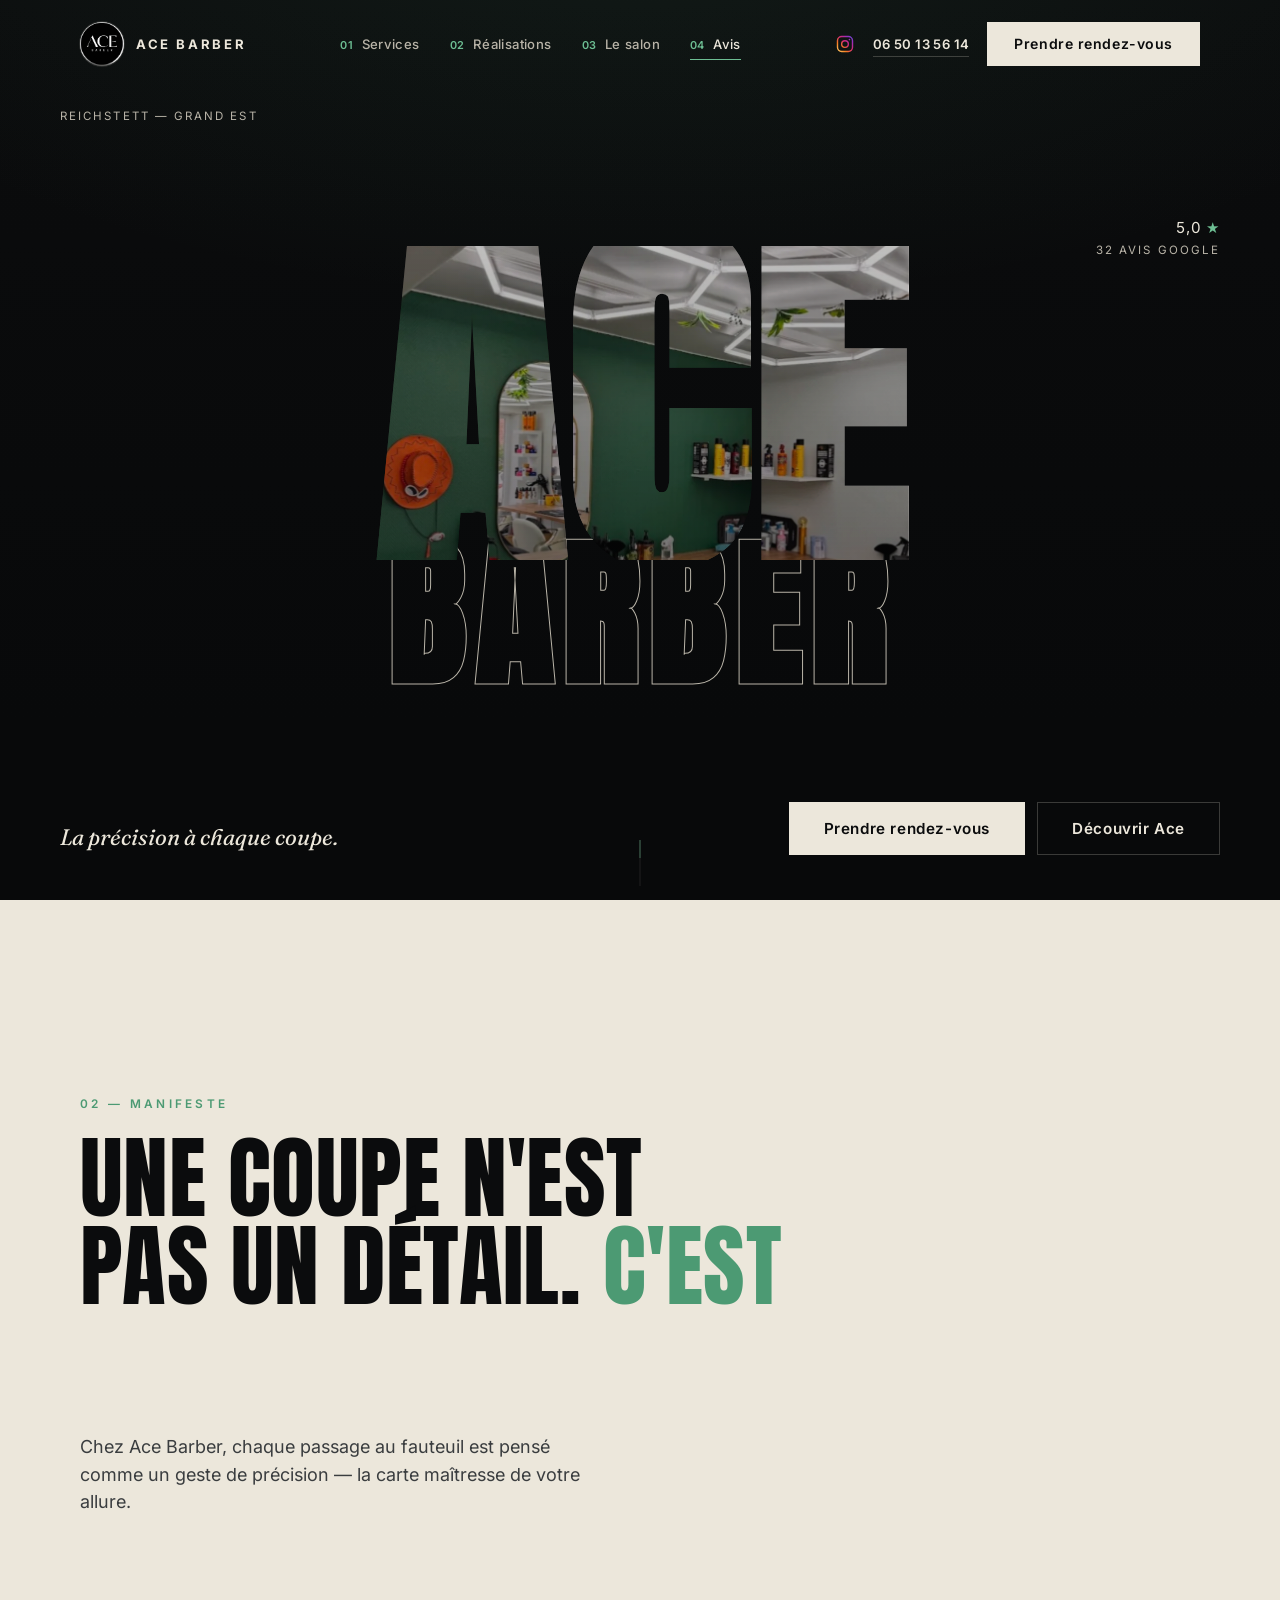
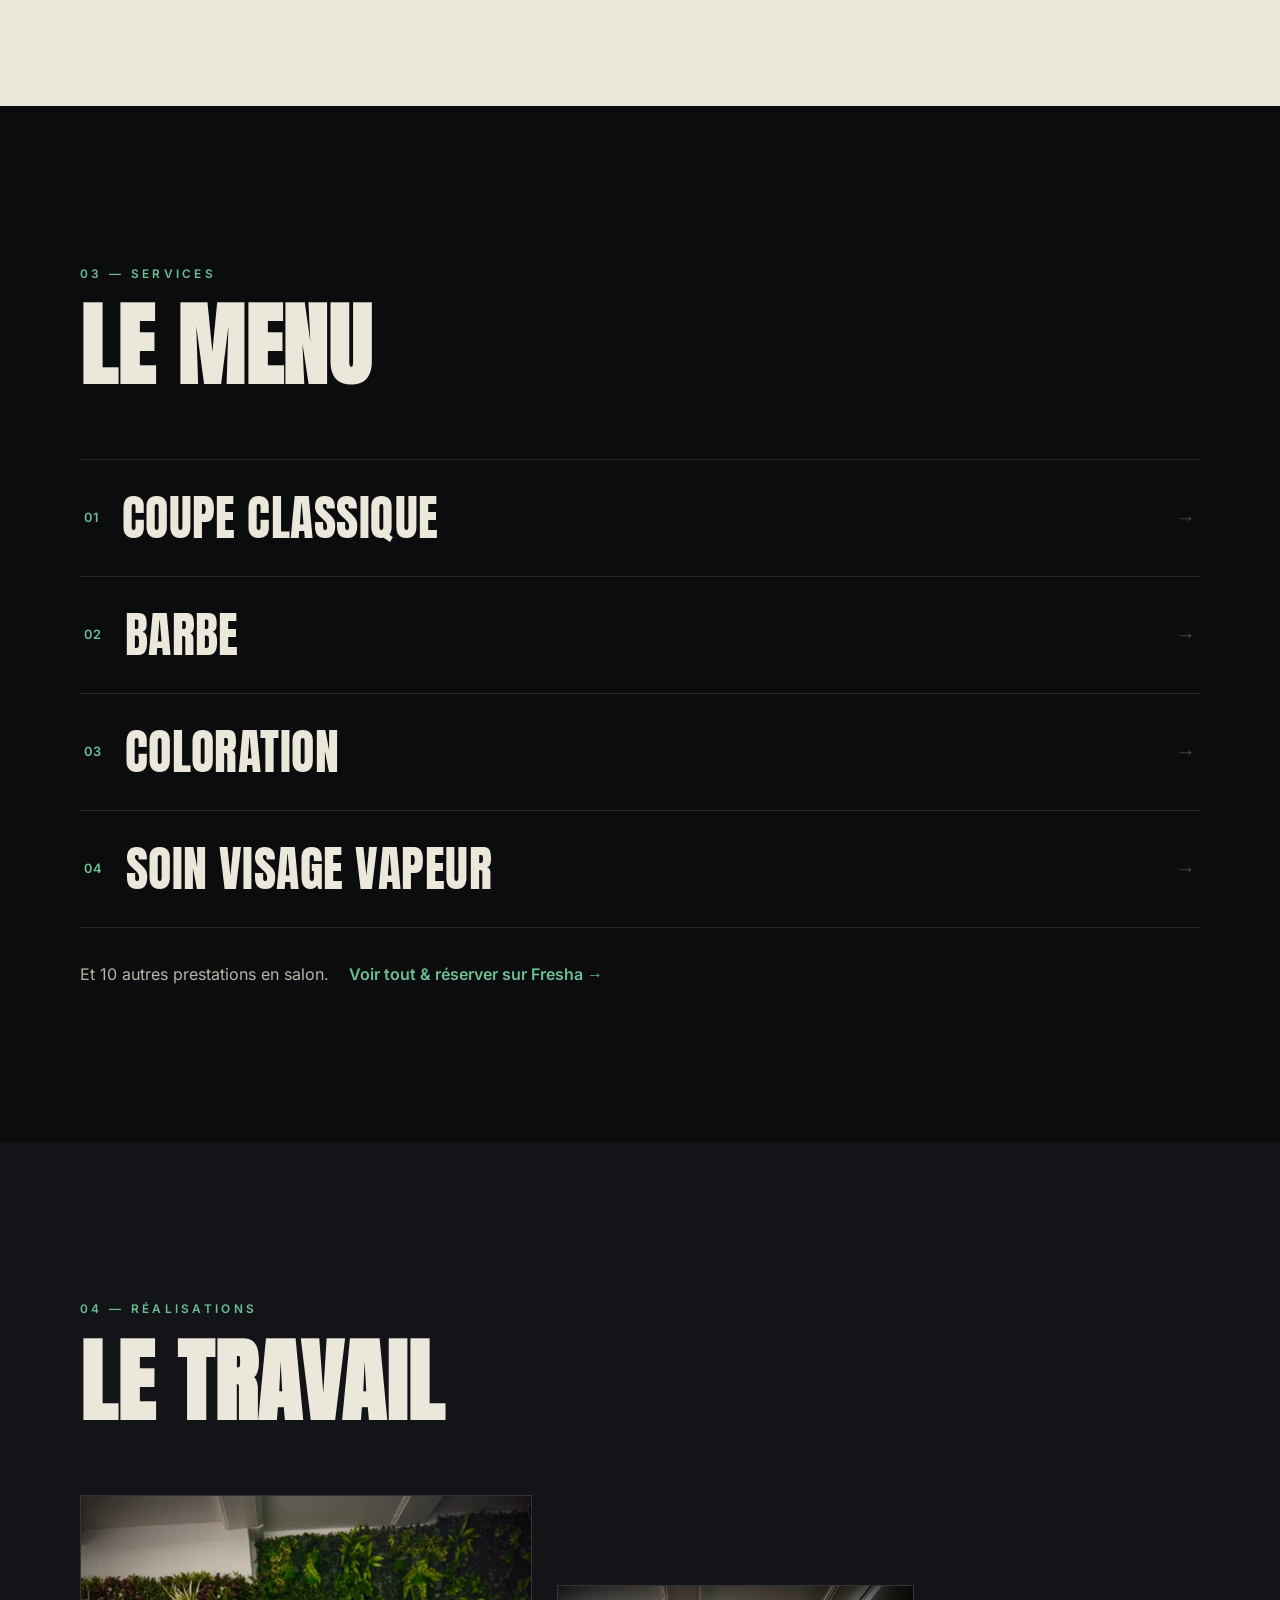
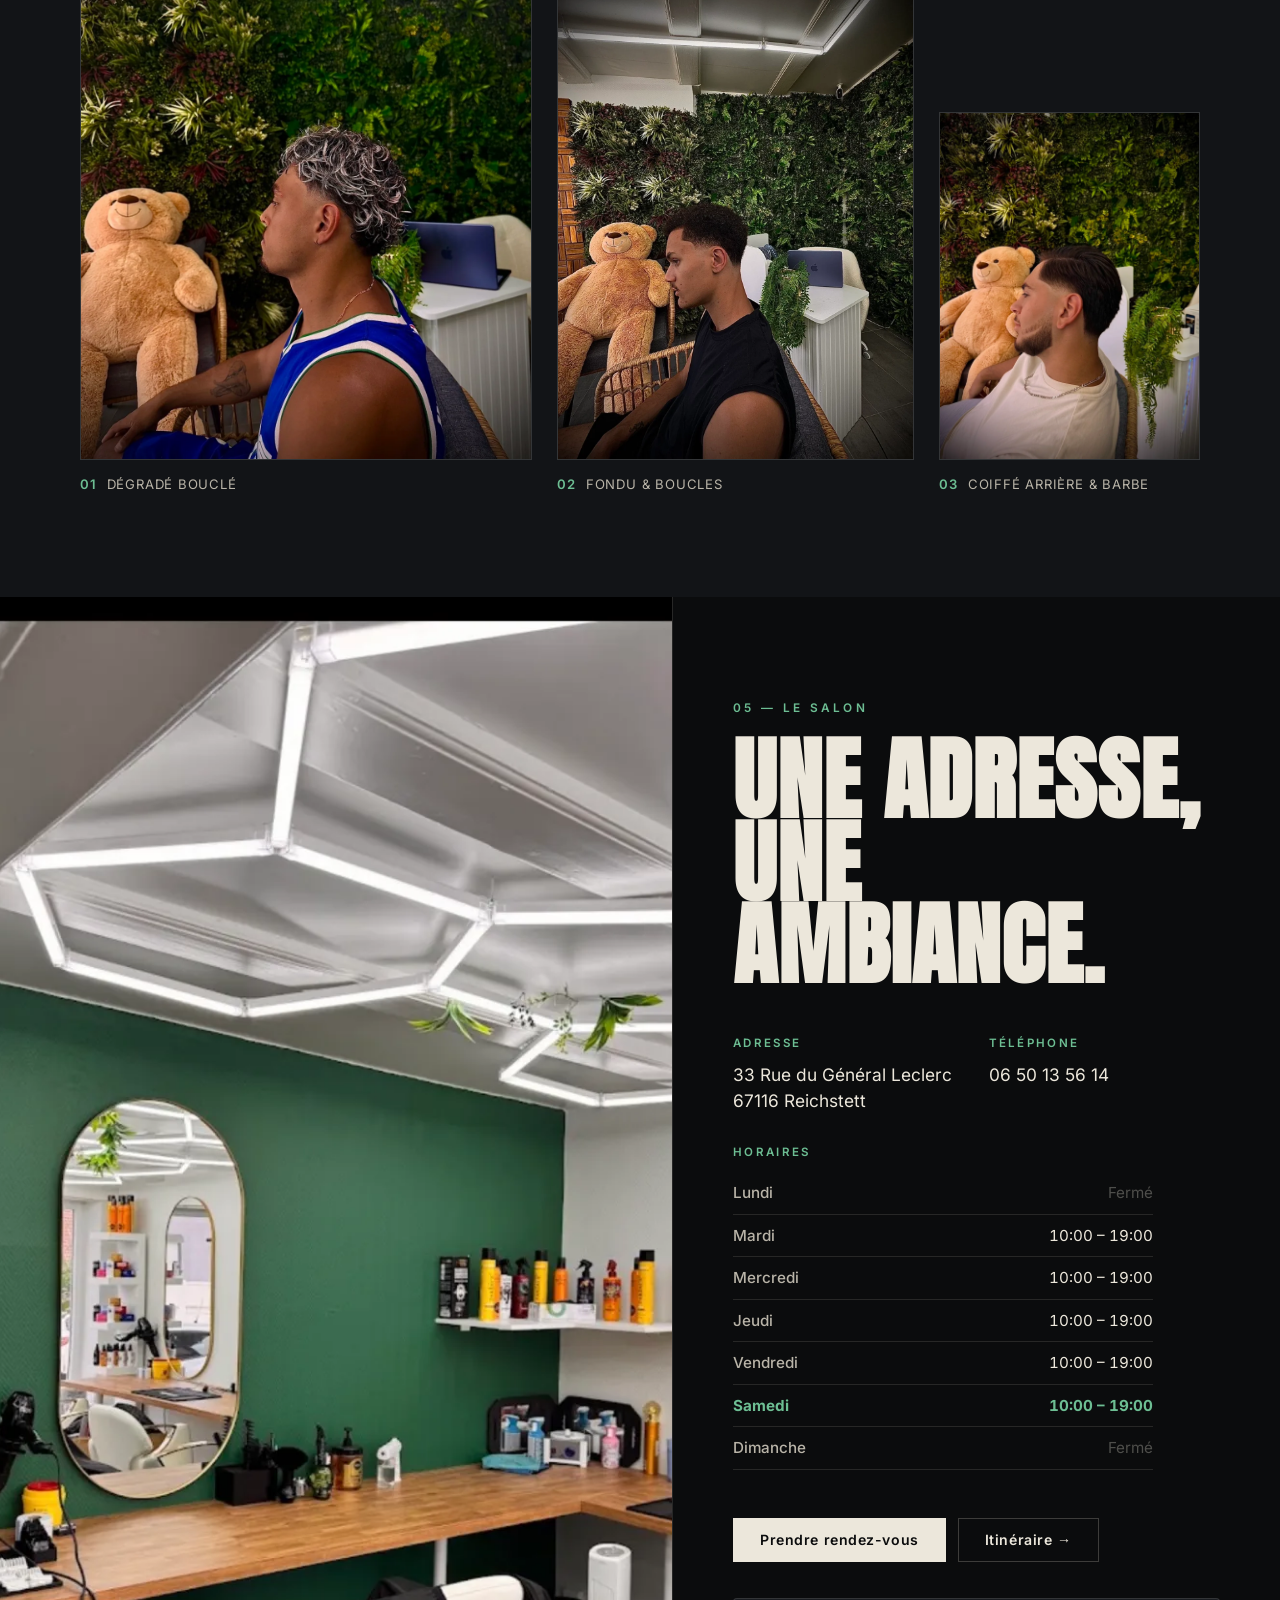
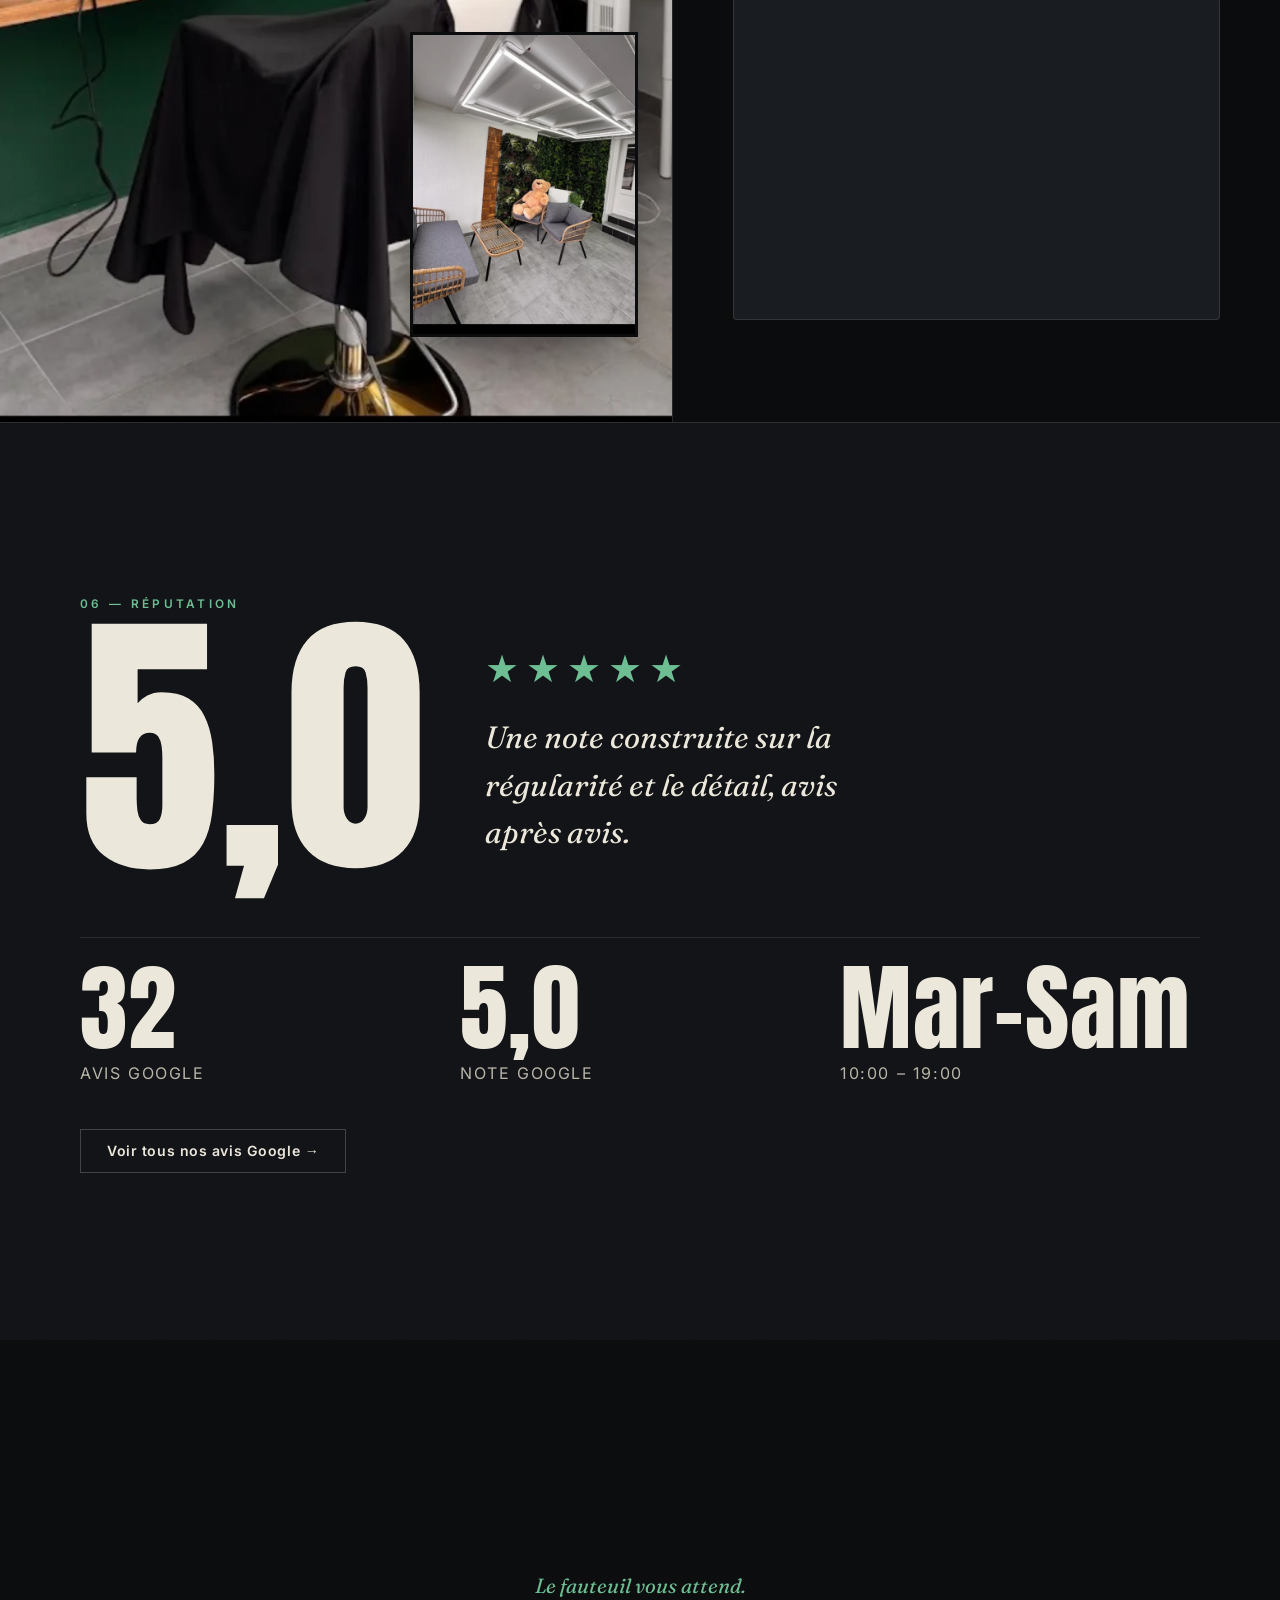
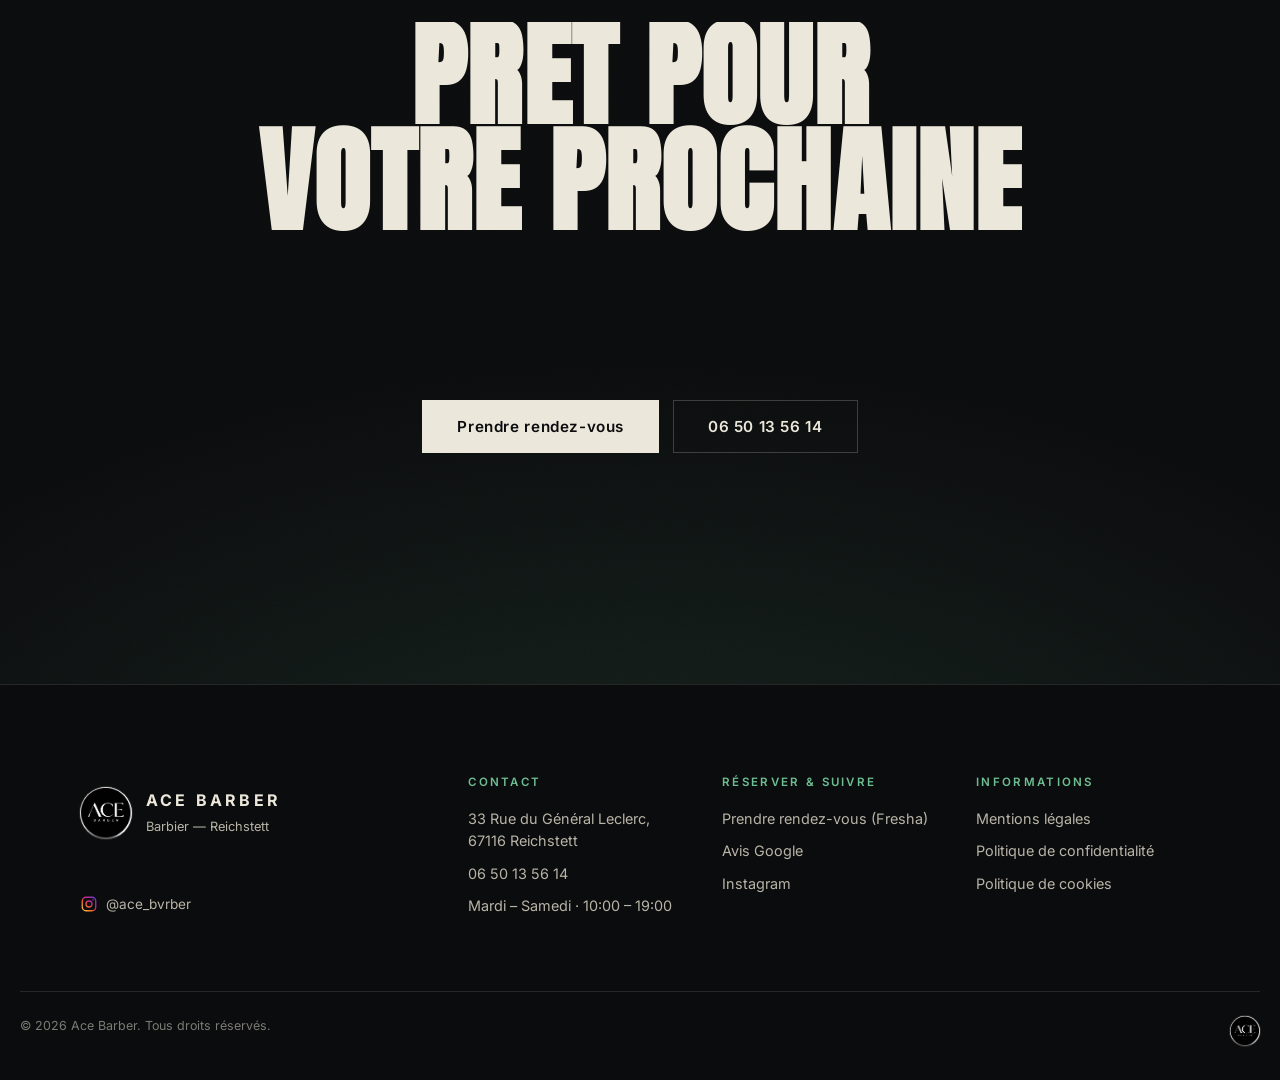
<file: index.html>
<!doctype html>
<html lang="fr">
<head>
  <meta charset="utf-8" />
  <meta name="viewport" content="width=device-width, initial-scale=1" />
  <title>Ace Barber — Barbier à Reichstett, près de Strasbourg</title>
  <meta name="description" content="Ace Barber, le barbier de Reichstett. Coupes précises, barbes sculptées, soin du détail. Note 5,0/5. Prenez rendez-vous en ligne ou appelez le 06 50 13 56 14." />
  <meta name="theme-color" content="#0B0C0D" />

  <meta property="og:type" content="business.business" />
  <meta property="og:title" content="Ace Barber — Barbier à Reichstett" />
  <meta property="og:description" content="Coupes précises, barbes sculptées. 33 Rue du Général Leclerc, 67116 Reichstett." />
  <meta property="og:locale" content="fr_FR" />
  <meta property="og:image" content="assets/img/IMG_3389.jpeg" />

  <link rel="icon" type="image/jpeg" href="assets/img/logo.jpg" />
  <link rel="apple-touch-icon" href="assets/img/logo.jpg" />

  <!-- Polices auto-hébergées : préchargement des faces critiques -->
  <link rel="preload" as="font" type="font/woff2" href="assets/fonts/anton-latin.woff2" crossorigin />
  <link rel="preload" as="font" type="font/woff2" href="assets/fonts/inter-400-latin.woff2" crossorigin />
  <!-- Préchargement de l'image du Hero (celle qui remplit le mot ACE) -->
  <link rel="preload" as="image" href="assets/img/IMG_3389.webp" type="image/webp" fetchpriority="high" />

  <link rel="stylesheet" href="assets/css/style.css" />

  <!-- Données structurées (SEO local) — informations vérifiées uniquement -->
  <script type="application/ld+json">
  {
    "@context": "https://schema.org",
    "@type": "HairSalon",
    "name": "Ace Barber",
    "description": "Barbier à Reichstett : coupes précises, barbes sculptées et soins visage.",
    "image": "assets/img/IMG_3389.jpeg",
    "telephone": "+33650135614",
    "address": {
      "@type": "PostalAddress",
      "streetAddress": "33 Rue du Général Leclerc",
      "postalCode": "67116",
      "addressLocality": "Reichstett",
      "addressCountry": "FR"
    },
    "openingHoursSpecification": [
      { "@type": "OpeningHoursSpecification", "dayOfWeek": ["Tuesday","Wednesday","Thursday","Friday","Saturday"], "opens": "10:00", "closes": "19:00" }
    ],
    "aggregateRating": { "@type": "AggregateRating", "ratingValue": "5.0", "reviewCount": "32" }
  }
  </script>
</head>
<body>
  <a class="skip-link" href="#manifesto">Aller au contenu</a>

  <!-- ============ MICRO-INTRO (CSS pur, se retire seule) ============ -->
  <div class="intro" data-intro aria-hidden="true">
    <span class="intro__word">ACE</span>
  </div>

  <!-- ============ CURSEUR PERSONNALISÉ (desktop, ajouté par JS) ============ -->
  <div class="cursor" data-cursor aria-hidden="true"></div>

  <!-- ============ NAV ============ -->
  <header class="nav" data-nav>
    <div class="nav__row">
      <a class="brand" href="#top" aria-label="Ace Barber — accueil">
        <img class="brand__logo" data-brand-logo src="assets/img/logo.jpg" alt="Ace Barber" width="48" height="48" />
        <span class="brand__fallback">
          <span class="brand__mark">A</span>
          <span class="brand__word">ACE BARBER</span>
        </span>
      </a>

      <nav class="nav__links" aria-label="Navigation principale">
        <a href="#services"><span>01</span> Services</a>
        <a href="#work"><span>02</span> Réalisations</a>
        <a href="#place"><span>03</span> Le salon</a>
        <a href="#reputation"><span>04</span> Avis</a>
      </nav>

      <div class="nav__end">
        <a class="nav__ig" href="https://www.instagram.com/ace_bvrber?dmpr=MXY1aDE3MzB4eHllOA%3D%3D" target="_blank" rel="noopener noreferrer" aria-label="Instagram d'Ace Barber (nouvel onglet)">
          <svg viewBox="0 0 24 24" width="20" height="20" fill="none" stroke="url(#ig-grad-nav)" stroke-width="1.7" aria-hidden="true"><defs><linearGradient id="ig-grad-nav" x1="2" y1="22" x2="22" y2="2" gradientUnits="userSpaceOnUse"><stop offset="0" stop-color="#feda75"/><stop offset=".3" stop-color="#fa7e1e"/><stop offset=".55" stop-color="#d62976"/><stop offset=".8" stop-color="#962fbf"/><stop offset="1" stop-color="#4f5bd5"/></linearGradient></defs><rect x="3" y="3" width="18" height="18" rx="5"/><circle cx="12" cy="12" r="4"/><circle cx="17.3" cy="6.7" r="1" fill="url(#ig-grad-nav)" stroke="none"/></svg>
        </a>
        <a class="link-phone" data-phone-link href="#" aria-label="Appeler Ace Barber">06 50 13 56 14</a>
        <a class="btn btn--solid" data-booking-link href="#" target="_blank" rel="noopener">Prendre rendez-vous</a>
        <button class="burger" data-menu-toggle aria-label="Ouvrir le menu" aria-expanded="false"><span></span><span></span></button>
      </div>
    </div>
  </header>

  <!-- ============ MENU MOBILE PLEIN ÉCRAN ============ -->
  <div class="menu" data-mobile-menu hidden>
    <nav class="menu__nav" aria-label="Menu">
      <a href="#services"><span>01</span> Services</a>
      <a href="#work"><span>02</span> Réalisations</a>
      <a href="#place"><span>03</span> Le salon</a>
      <a href="#reputation"><span>04</span> Avis</a>
    </nav>
    <div class="menu__foot">
      <a class="btn btn--solid btn--block" data-booking-link href="#" target="_blank" rel="noopener">Prendre rendez-vous</a>
      <a class="btn btn--ghost btn--block" data-phone-link href="#">Appeler — 06 50 13 56 14</a>
      <a class="menu__ig" href="https://www.instagram.com/ace_bvrber?dmpr=MXY1aDE3MzB4eHllOA%3D%3D" target="_blank" rel="noopener noreferrer">
        <svg viewBox="0 0 24 24" width="18" height="18" fill="none" stroke="url(#ig-grad-menu)" stroke-width="1.7" aria-hidden="true"><defs><linearGradient id="ig-grad-menu" x1="2" y1="22" x2="22" y2="2" gradientUnits="userSpaceOnUse"><stop offset="0" stop-color="#feda75"/><stop offset=".3" stop-color="#fa7e1e"/><stop offset=".55" stop-color="#d62976"/><stop offset=".8" stop-color="#962fbf"/><stop offset="1" stop-color="#4f5bd5"/></linearGradient></defs><rect x="3" y="3" width="18" height="18" rx="5"/><circle cx="12" cy="12" r="4"/><circle cx="17.3" cy="6.7" r="1" fill="url(#ig-grad-menu)" stroke="none"/></svg>
        <span>@ace_bvrber</span>
      </a>
      <p class="menu__addr"><a data-maps-link href="#" target="_blank" rel="noopener">33 Rue du Général Leclerc · 67116 Reichstett</a></p>
    </div>
  </div>

  <main id="top">

    <!-- ============ 01 · HERO ============ -->
    <section class="hero" id="hero" aria-label="Ace Barber">
      <div class="hero__grain" aria-hidden="true"></div>

      <div class="hero__meta hero__meta--tl reveal">
        <span>Reichstett — Grand Est</span>
      </div>
      <div class="hero__meta hero__meta--tr reveal">
        <span class="hero__rate"><span data-google-rating>5,0</span> <em>★</em></span>
        <span><span data-google-count>32</span> avis Google</span>
      </div>

      <div class="hero__center">
        <h1 class="hero__title">
          <span class="hero__ace" data-hero-photo aria-hidden="true">ACE</span>
          <span class="hero__barber">BARBER</span>
          <span class="sr-only">Ace Barber, barbier à Reichstett</span>
        </h1>
      </div>

      <div class="hero__foot">
        <p class="hero__tag reveal">La précision à chaque coupe.</p>
        <div class="hero__cta reveal">
          <a class="btn btn--solid btn--lg" data-booking-link href="#" target="_blank" rel="noopener">Prendre rendez-vous</a>
          <a class="btn btn--line btn--lg" href="#manifesto">Découvrir Ace</a>
        </div>
      </div>

      <a class="hero__scroll" href="#manifesto" aria-label="Défiler">
        <span class="hero__scroll-line"></span>
      </a>
    </section>

    <!-- ============ 02 · MANIFESTO (respiration claire) ============ -->
    <section class="manifesto" id="manifesto" aria-label="Manifeste">
      <div class="wrap">
        <span class="idx reveal">02 — Manifeste</span>
        <p class="manifesto__text">
          <span class="reveal-word">Une</span> <span class="reveal-word">coupe</span>
          <span class="reveal-word">n'est</span> <span class="reveal-word">pas</span>
          <span class="reveal-word">un</span> <span class="reveal-word">détail.</span>
          <span class="reveal-word manifesto__em">C'est</span>
          <span class="reveal-word manifesto__em">une</span>
          <span class="reveal-word manifesto__em">signature.</span>
        </p>
        <p class="manifesto__sub reveal">
          Chez Ace Barber, chaque passage au fauteuil est pensé comme un geste de précision —
          la carte maîtresse de votre allure.
        </p>
      </div>
    </section>

    <!-- ============ 03 · SERVICES (menu premium) ============ -->
    <section class="services" id="services" aria-label="Services">
      <div class="wrap">
        <header class="sec-head">
          <span class="idx reveal">03 — Services</span>
          <h2 class="sec-title reveal">Le menu</h2>
        </header>

        <ul class="menu-list">
          <li class="menu-line reveal" data-booking>
            <span class="menu-line__no">01</span>
            <span class="menu-line__name">Coupe classique</span>
            <span class="menu-line__go" aria-hidden="true">&#8594;</span>
          </li>
          <li class="menu-line reveal" data-booking>
            <span class="menu-line__no">02</span>
            <span class="menu-line__name">Barbe</span>
            <span class="menu-line__go" aria-hidden="true">&#8594;</span>
          </li>
          <li class="menu-line reveal" data-booking>
            <span class="menu-line__no">03</span>
            <span class="menu-line__name">Coloration</span>
            <span class="menu-line__go" aria-hidden="true">&#8594;</span>
          </li>
          <li class="menu-line reveal" data-booking>
            <span class="menu-line__no">04</span>
            <span class="menu-line__name">Soin visage vapeur</span>
            <span class="menu-line__go" aria-hidden="true">&#8594;</span>
          </li>
        </ul>

        <p class="services__note reveal">
          <span>Et 10 autres prestations en salon.</span>
          <a data-booking-link href="#" target="_blank" rel="noopener">Voir tout &amp; réserver sur Fresha →</a>
        </p>
      </div>
    </section>

    <!-- ============ 04 · WORK / RÉALISATIONS ============ -->
    <section class="work" id="work" aria-label="Réalisations">
      <div class="wrap">
        <header class="sec-head sec-head--split">
          <div>
            <span class="idx reveal">04 — Réalisations</span>
            <h2 class="sec-title reveal">Le travail</h2>
          </div>
        </header>
      </div>

      <div class="work__gallery">
        <figure class="work__item work__item--a reveal">
          <div class="work__frame">
            <picture>
              <source data-srcset="assets/img/coupe1.webp" type="image/webp" />
              <img src="assets/img/coupe1.jpeg" alt="Dégradé bouclé réalisé chez Ace Barber" width="1170" height="1560" loading="lazy" decoding="async" style="object-position:62% 40%" />
            </picture>
          </div>
          <figcaption><span>01</span> Dégradé bouclé</figcaption>
        </figure>
        <figure class="work__item work__item--b reveal">
          <div class="work__frame">
            <picture>
              <source data-srcset="assets/img/coupe2.webp" type="image/webp" />
              <img src="assets/img/coupe2.jpeg" alt="Fondu et boucles réalisés chez Ace Barber" width="1170" height="1560" loading="lazy" decoding="async" style="object-position:44% 46%" />
            </picture>
          </div>
          <figcaption><span>02</span> Fondu &amp; boucles</figcaption>
        </figure>
        <figure class="work__item work__item--c reveal">
          <div class="work__frame">
            <picture>
              <source data-srcset="assets/img/coupe3.webp" type="image/webp" />
              <img src="assets/img/coupe3.jpeg" alt="Coupe coiffée en arrière et barbe travaillée chez Ace Barber" width="1170" height="1560" loading="lazy" decoding="async" style="object-position:50% 44%" />
            </picture>
          </div>
          <figcaption><span>03</span> Coiffé arrière &amp; barbe</figcaption>
        </figure>
      </div>
    </section>

    <!-- ============ 05 · THE PLACE ============ -->
    <section class="place" id="place" aria-label="Le salon">
      <div class="place__media reveal">
        <picture>
          <source data-srcset="assets/img/IMG_3389.webp" type="image/webp" />
          <img src="assets/img/IMG_3389.jpeg" alt="L'intérieur du salon Ace Barber à Reichstett" width="1179" height="1606" loading="lazy" decoding="async" />
        </picture>
        <picture class="place__media-2">
          <source data-srcset="assets/img/IMG_3390.webp" type="image/webp" />
          <img src="assets/img/IMG_3390.jpeg" alt="L'espace d'attente du salon Ace Barber" width="1172" height="1625" loading="lazy" decoding="async" />
        </picture>
      </div>

      <div class="place__panel">
        <span class="idx reveal">05 — Le salon</span>
        <h2 class="sec-title reveal">Une adresse,<br />une ambiance.</h2>

        <div class="place__grid">
          <div class="place__block reveal">
            <h3>Adresse</h3>
            <a class="place__link" data-maps-link href="#" target="_blank" rel="noopener">33 Rue du Général Leclerc<br />67116 Reichstett</a>
          </div>
          <div class="place__block reveal">
            <h3>Téléphone</h3>
            <a class="place__link" data-phone-link href="#">06 50 13 56 14</a>
          </div>
          <div class="place__block place__block--wide reveal">
            <h3>Horaires</h3>
            <table class="hours" data-hours>
              <tbody>
                <tr><th scope="row">Lundi</th><td class="is-closed">Fermé</td></tr>
                <tr><th scope="row">Mardi</th><td>10:00 – 19:00</td></tr>
                <tr><th scope="row">Mercredi</th><td>10:00 – 19:00</td></tr>
                <tr><th scope="row">Jeudi</th><td>10:00 – 19:00</td></tr>
                <tr><th scope="row">Vendredi</th><td>10:00 – 19:00</td></tr>
                <tr><th scope="row">Samedi</th><td>10:00 – 19:00</td></tr>
                <tr><th scope="row">Dimanche</th><td class="is-closed">Fermé</td></tr>
              </tbody>
            </table>
          </div>
        </div>

        <div class="place__cta reveal">
          <a class="btn btn--solid" data-booking-link href="#" target="_blank" rel="noopener">Prendre rendez-vous</a>
          <a class="btn btn--line" data-maps-link href="#" target="_blank" rel="noopener noreferrer">Itinéraire →</a>
        </div>

        <!-- Carte OpenStreetMap : affichée directement, sans cookie ni traceur -->
        <div class="place__map reveal">
          <iframe
            title="Carte — Ace Barber, 33 Rue du Général Leclerc, Reichstett"
            src="https://www.openstreetmap.org/export/embed.html?bbox=7.7455%2C48.6430%2C7.7585%2C48.6510&layer=mapnik&marker=48.6470%2C7.7520"
            loading="lazy" referrerpolicy="no-referrer" allowfullscreen></iframe>
        </div>
      </div>
    </section>

    <!-- ============ 06 · REPUTATION ============ -->
    <section class="rep" id="reputation" aria-label="Réputation">
      <div class="wrap">
        <span class="idx reveal">06 — Réputation</span>
        <div class="rep__hero">
          <span class="rep__score reveal" data-google-rating>5,0</span>
          <div class="rep__side">
            <span class="rep__stars reveal" aria-hidden="true">★★★★★</span>
            <p class="rep__line reveal">Une note construite sur la régularité et le détail, avis après avis.</p>
          </div>
        </div>
        <div class="rep__stats">
          <div class="rep__stat reveal"><strong><span data-google-count>32</span></strong><span>avis Google</span></div>
          <div class="rep__stat reveal"><strong data-google-rating>5,0</strong><span>note Google</span></div>
          <div class="rep__stat reveal"><strong>Mar–Sam</strong><span>10:00 – 19:00</span></div>
        </div>
        <p class="rep__note reveal" data-google-updated hidden></p>
        <div class="rep__cta reveal">
          <a class="btn btn--line" data-google-reviews-link href="#" target="_blank" rel="noopener noreferrer">Voir tous nos avis Google →</a>
        </div>
      </div>
    </section>

    <!-- ============ 07 · FINAL CTA ============ -->
    <section class="final" aria-label="Prendre rendez-vous">
      <div class="final__grain" aria-hidden="true"></div>
      <div class="wrap final__inner">
        <p class="final__kicker reveal">Le fauteuil vous attend.</p>
        <h2 class="final__title">
          <span class="reveal-word">PRÊT POUR</span><br />
          <span class="reveal-word">VOTRE PROCHAINE</span><br />
          <span class="reveal-word final__em">COUPE ?</span>
        </h2>
        <div class="final__cta reveal">
          <a class="btn btn--solid btn--lg" data-booking-link href="#" target="_blank" rel="noopener">Prendre rendez-vous</a>
          <a class="btn btn--line btn--lg" data-phone-link href="#">06 50 13 56 14</a>
        </div>
      </div>
    </section>
  </main>

  <!-- ============ FOOTER ============ -->
  <footer class="foot">
    <div class="wrap foot__grid">
      <div class="foot__brand">
        <img class="foot__logo" data-foot-logo src="assets/img/logo.jpg" alt="Ace Barber" width="52" height="52" />
        <span class="brand__mark foot__mark">A</span>
        <div>
          <div class="foot__name">ACE BARBER</div>
          <div class="foot__tag">Barbier — Reichstett</div>
        </div>
        <a class="foot__ig" href="https://www.instagram.com/ace_bvrber?dmpr=MXY1aDE3MzB4eHllOA%3D%3D" target="_blank" rel="noopener noreferrer" aria-label="Instagram d'Ace Barber (nouvel onglet)">
          <svg viewBox="0 0 24 24" width="18" height="18" fill="none" stroke="url(#ig-grad-foot)" stroke-width="1.7" aria-hidden="true"><defs><linearGradient id="ig-grad-foot" x1="2" y1="22" x2="22" y2="2" gradientUnits="userSpaceOnUse"><stop offset="0" stop-color="#feda75"/><stop offset=".3" stop-color="#fa7e1e"/><stop offset=".55" stop-color="#d62976"/><stop offset=".8" stop-color="#962fbf"/><stop offset="1" stop-color="#4f5bd5"/></linearGradient></defs><rect x="3" y="3" width="18" height="18" rx="5"/><circle cx="12" cy="12" r="4"/><circle cx="17.3" cy="6.7" r="1" fill="url(#ig-grad-foot)" stroke="none"/></svg>
          <span>@ace_bvrber</span>
        </a>
      </div>

      <div class="foot__col">
        <h4>Contact</h4>
        <a data-maps-link href="#" target="_blank" rel="noopener noreferrer">33 Rue du Général Leclerc, 67116 Reichstett</a>
        <a data-phone-link href="#">06 50 13 56 14</a>
        <span>Mardi – Samedi · 10:00 – 19:00</span>
      </div>

      <div class="foot__col">
        <h4>Réserver &amp; suivre</h4>
        <a data-booking-link href="#" target="_blank" rel="noopener">Prendre rendez-vous (Fresha)</a>
        <a data-google-reviews-link href="#" target="_blank" rel="noopener noreferrer">Avis Google</a>
        <a href="https://www.instagram.com/ace_bvrber?dmpr=MXY1aDE3MzB4eHllOA%3D%3D" target="_blank" rel="noopener noreferrer">Instagram</a>
      </div>

      <div class="foot__col">
        <h4>Informations</h4>
        <a href="mentions-legales.html">Mentions légales</a>
        <a href="confidentialite.html">Politique de confidentialité</a>
        <a href="cookies.html">Politique de cookies</a>
      </div>
    </div>
    <div class="wrap foot__bottom">
      <span>© <span data-year>2026</span> Ace Barber. Tous droits réservés.</span>
      <span class="foot__sign">
        <img class="foot__sign-logo" data-foot-sign-logo src="assets/img/logo.jpg" alt="Ace Barber" width="30" height="30" />
      </span>
    </div>
  </footer>

  <!-- ============ BARRE D'ACTION MOBILE ============ -->
  <div class="dock" data-dock>
    <a class="dock__btn dock__btn--call" data-phone-link href="#" aria-label="Appeler">
      <svg viewBox="0 0 24 24" width="18" height="18" fill="none" stroke="currentColor" stroke-width="1.7"><path d="M22 16.9v3a2 2 0 0 1-2.2 2 19.8 19.8 0 0 1-8.6-3.1 19.5 19.5 0 0 1-6-6A19.8 19.8 0 0 1 2 4.2 2 2 0 0 1 4 2h3a2 2 0 0 1 2 1.7c.1.9.4 1.8.7 2.6a2 2 0 0 1-.5 2.1L8 9.6a16 16 0 0 0 6 6l1.2-1.2a2 2 0 0 1 2.1-.5c.8.3 1.7.6 2.6.7a2 2 0 0 1 1.7 2Z"/></svg>
      <span>Appeler</span>
    </a>
    <a class="dock__btn dock__btn--book" data-booking-link href="#" target="_blank" rel="noopener">Prendre rendez-vous</a>
  </div>

  <script src="assets/js/main.js" defer></script>
</body>
</html>
</file>
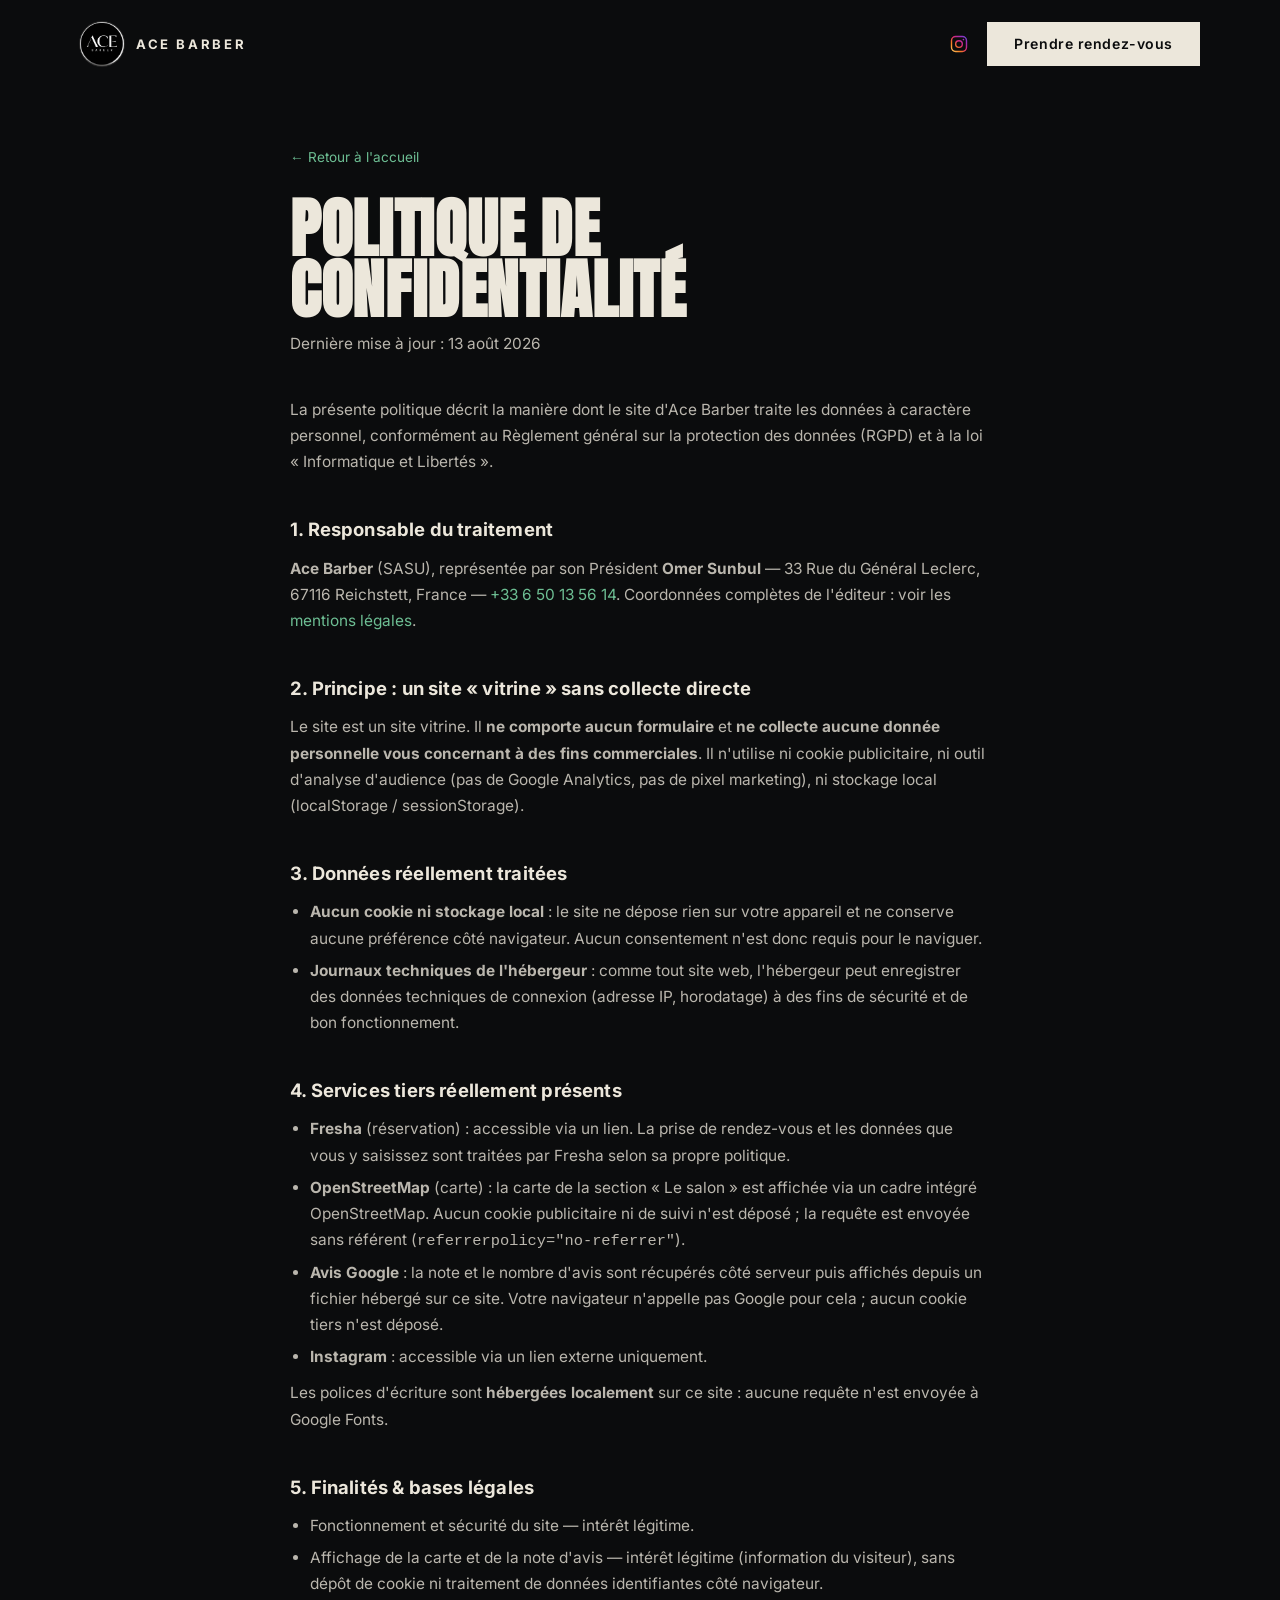
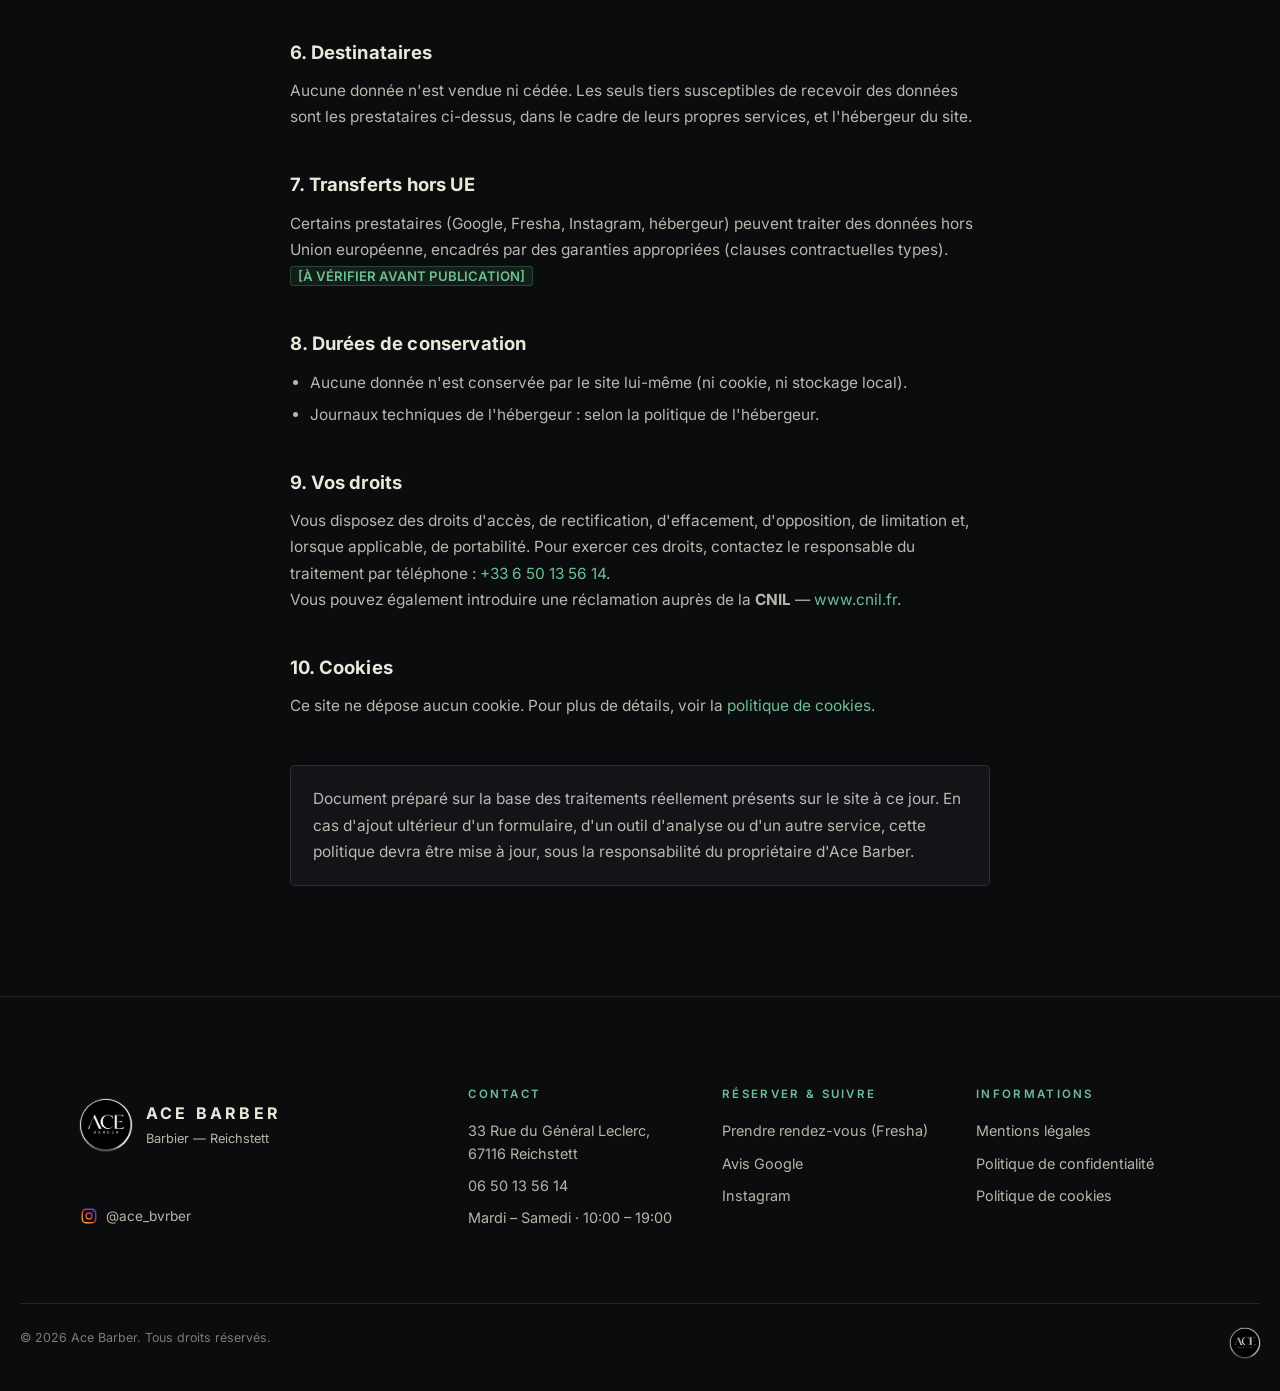
<file: confidentialite.html>
<!doctype html>
<html lang="fr">
<head>
  <meta charset="utf-8" />
  <meta name="viewport" content="width=device-width, initial-scale=1" />
  <title>Politique de confidentialité — Ace Barber</title>
  <meta name="description" content="Politique de confidentialité du site Ace Barber : données, finalités, droits RGPD." />
  <meta name="robots" content="noindex" />
  <meta name="theme-color" content="#0B0C0D" />
  <link rel="icon" type="image/jpeg" href="assets/img/logo.jpg" />
  <link rel="apple-touch-icon" href="assets/img/logo.jpg" />
  <link rel="preload" as="font" type="font/woff2" href="assets/fonts/anton-latin.woff2" crossorigin />
  <link rel="preload" as="font" type="font/woff2" href="assets/fonts/inter-400-latin.woff2" crossorigin />
  <link rel="stylesheet" href="assets/css/style.css" />
</head>
<body>
  <a class="skip-link" href="#contenu">Aller au contenu</a>

  <header class="nav is-scrolled" data-nav>
    <div class="nav__row">
      <a class="brand" href="index.html" aria-label="Ace Barber — accueil">
        <img class="brand__logo" data-brand-logo src="assets/img/logo.jpg" alt="Ace Barber" width="48" height="48" />
        <span class="brand__fallback">
          <span class="brand__mark">A</span>
          <span class="brand__word">ACE BARBER</span>
        </span>
      </a>
      <div class="nav__end">
        <a class="nav__ig" href="https://www.instagram.com/ace_bvrber?dmpr=MXY1aDE3MzB4eHllOA%3D%3D" target="_blank" rel="noopener noreferrer" aria-label="Instagram d'Ace Barber (nouvel onglet)">
          <svg viewBox="0 0 24 24" width="20" height="20" fill="none" stroke="url(#ig-grad-hd)" stroke-width="1.7" aria-hidden="true"><defs><linearGradient id="ig-grad-hd" x1="2" y1="22" x2="22" y2="2" gradientUnits="userSpaceOnUse"><stop offset="0" stop-color="#feda75"/><stop offset=".3" stop-color="#fa7e1e"/><stop offset=".55" stop-color="#d62976"/><stop offset=".8" stop-color="#962fbf"/><stop offset="1" stop-color="#4f5bd5"/></linearGradient></defs><rect x="3" y="3" width="18" height="18" rx="5"/><circle cx="12" cy="12" r="4"/><circle cx="17.3" cy="6.7" r="1" fill="url(#ig-grad-hd)" stroke="none"/></svg>
        </a>
        <a class="btn btn--solid" data-booking-link href="#" target="_blank" rel="noopener">Prendre rendez-vous</a>
      </div>
    </div>
  </header>

  <main id="contenu" class="legal">
    <div class="wrap legal__wrap">
      <a class="legal__back" href="index.html">← Retour à l'accueil</a>
      <h1>Politique de confidentialité</h1>
      <p class="legal__updated">Dernière mise à jour : 13 août 2026</p>

      <p>La présente politique décrit la manière dont le site d'Ace Barber traite les données à caractère personnel, conformément au Règlement général sur la protection des données (RGPD) et à la loi « Informatique et Libertés ».</p>

      <h2>1. Responsable du traitement</h2>
      <p><strong>Ace Barber</strong> (SASU), représentée par son Président <strong>Omer Sunbul</strong> — 33 Rue du Général Leclerc, 67116 Reichstett, France — <a href="tel:+33650135614">+33 6 50 13 56 14</a>. Coordonnées complètes de l'éditeur : voir les <a href="mentions-legales.html">mentions légales</a>.</p>

      <h2>2. Principe : un site « vitrine » sans collecte directe</h2>
      <p>Le site est un site vitrine. Il <strong>ne comporte aucun formulaire</strong> et <strong>ne collecte aucune donnée personnelle vous concernant à des fins commerciales</strong>. Il n'utilise ni cookie publicitaire, ni outil d'analyse d'audience (pas de Google Analytics, pas de pixel marketing), ni stockage local (localStorage / sessionStorage).</p>

      <h2>3. Données réellement traitées</h2>
      <ul>
        <li><strong>Aucun cookie ni stockage local</strong> : le site ne dépose rien sur votre appareil et ne conserve aucune préférence côté navigateur. Aucun consentement n'est donc requis pour le naviguer.</li>
        <li><strong>Journaux techniques de l'hébergeur</strong> : comme tout site web, l'hébergeur peut enregistrer des données techniques de connexion (adresse IP, horodatage) à des fins de sécurité et de bon fonctionnement.</li>
      </ul>

      <h2>4. Services tiers réellement présents</h2>
      <ul>
        <li><strong>Fresha</strong> (réservation) : accessible via un lien. La prise de rendez-vous et les données que vous y saisissez sont traitées par Fresha selon sa propre politique.</li>
        <li><strong>OpenStreetMap</strong> (carte) : la carte de la section « Le salon » est affichée via un cadre intégré OpenStreetMap. Aucun cookie publicitaire ni de suivi n'est déposé ; la requête est envoyée sans référent (<code>referrerpolicy="no-referrer"</code>).</li>
        <li><strong>Avis Google</strong> : la note et le nombre d'avis sont récupérés côté serveur puis affichés depuis un fichier hébergé sur ce site. Votre navigateur n'appelle pas Google pour cela ; aucun cookie tiers n'est déposé.</li>
        <li><strong>Instagram</strong> : accessible via un lien externe uniquement.</li>
      </ul>
      <p>Les polices d'écriture sont <strong>hébergées localement</strong> sur ce site : aucune requête n'est envoyée à Google Fonts.</p>

      <h2>5. Finalités &amp; bases légales</h2>
      <ul>
        <li>Fonctionnement et sécurité du site — intérêt légitime.</li>
        <li>Affichage de la carte et de la note d'avis — intérêt légitime (information du visiteur), sans dépôt de cookie ni traitement de données identifiantes côté navigateur.</li>
      </ul>

      <h2>6. Destinataires</h2>
      <p>Aucune donnée n'est vendue ni cédée. Les seuls tiers susceptibles de recevoir des données sont les prestataires ci-dessus, dans le cadre de leurs propres services, et l'hébergeur du site.</p>

      <h2>7. Transferts hors UE</h2>
      <p>Certains prestataires (Google, Fresha, Instagram, hébergeur) peuvent traiter des données hors Union européenne, encadrés par des garanties appropriées (clauses contractuelles types). <span class="todo">[À VÉRIFIER AVANT PUBLICATION]</span></p>

      <h2>8. Durées de conservation</h2>
      <ul>
        <li>Aucune donnée n'est conservée par le site lui-même (ni cookie, ni stockage local).</li>
        <li>Journaux techniques de l'hébergeur : selon la politique de l'hébergeur.</li>
      </ul>

      <h2>9. Vos droits</h2>
      <p>Vous disposez des droits d'accès, de rectification, d'effacement, d'opposition, de limitation et, lorsque applicable, de portabilité. Pour exercer ces droits, contactez le responsable du traitement par téléphone : <a href="tel:+33650135614">+33 6 50 13 56 14</a>.</p>
      <p>Vous pouvez également introduire une réclamation auprès de la <strong>CNIL</strong> — <a href="https://www.cnil.fr" target="_blank" rel="noopener noreferrer">www.cnil.fr</a>.</p>

      <h2>10. Cookies</h2>
      <p>Ce site ne dépose aucun cookie. Pour plus de détails, voir la <a href="cookies.html">politique de cookies</a>.</p>

      <p class="legal__note">Document préparé sur la base des traitements réellement présents sur le site à ce jour. En cas d'ajout ultérieur d'un formulaire, d'un outil d'analyse ou d'un autre service, cette politique devra être mise à jour, sous la responsabilité du propriétaire d'Ace Barber.</p>
    </div>
  </main>

  <footer class="foot" data-legal-footer></footer>

  <script src="assets/js/main.js" defer></script>
</body>
</html>
</file>
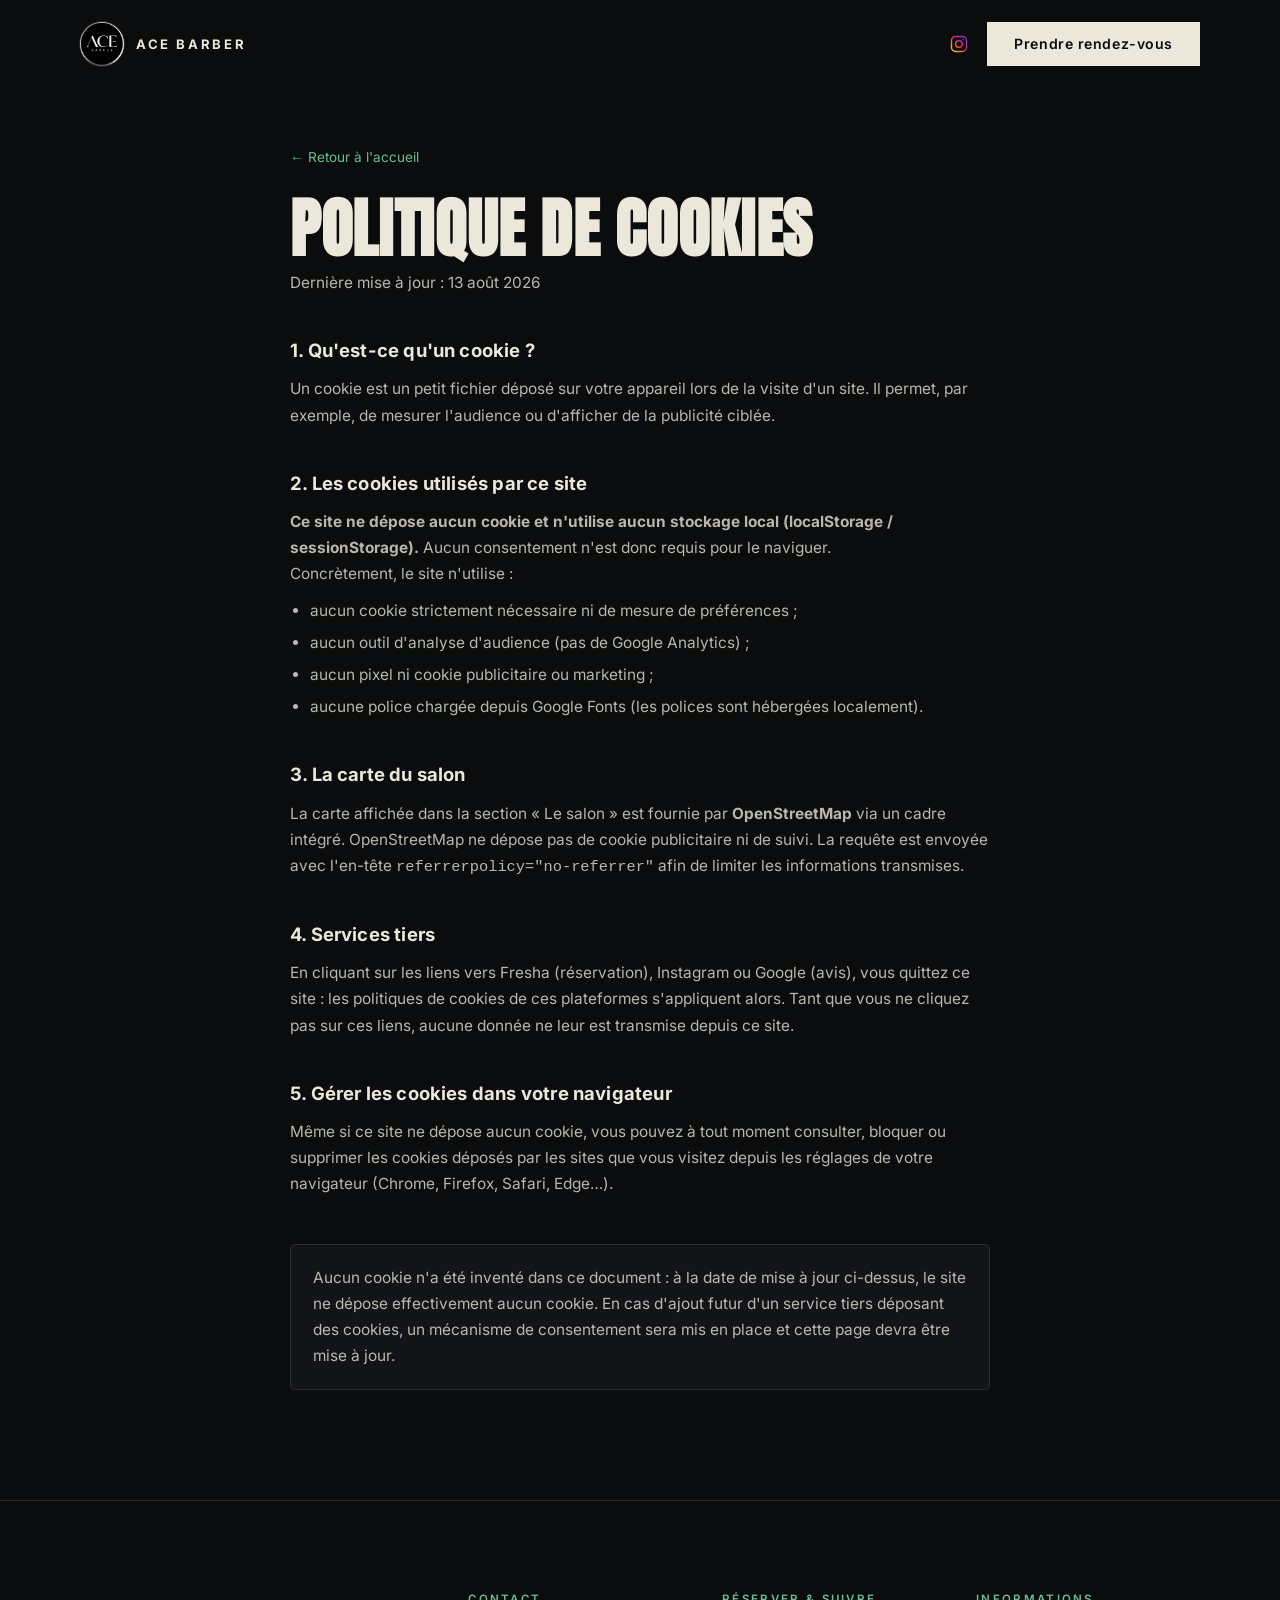
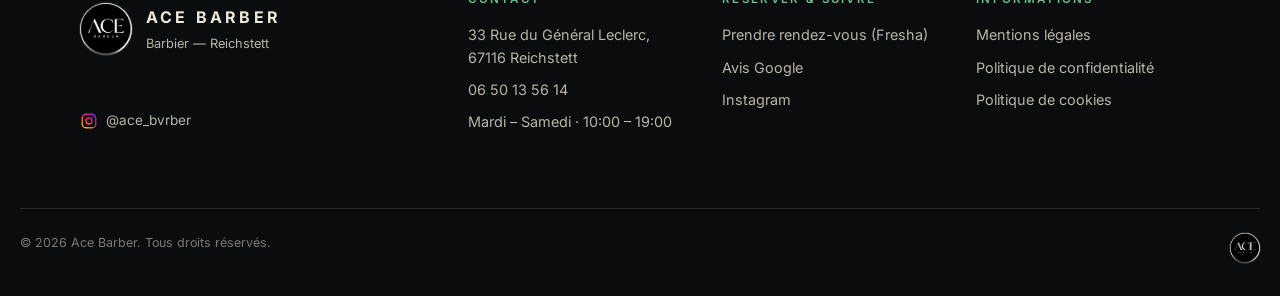
<file: cookies.html>
<!doctype html>
<html lang="fr">
<head>
  <meta charset="utf-8" />
  <meta name="viewport" content="width=device-width, initial-scale=1" />
  <title>Politique de cookies — Ace Barber</title>
  <meta name="description" content="Politique de cookies du site Ace Barber : quels cookies, pourquoi, comment les gérer." />
  <meta name="robots" content="noindex" />
  <meta name="theme-color" content="#0B0C0D" />
  <link rel="icon" type="image/jpeg" href="assets/img/logo.jpg" />
  <link rel="apple-touch-icon" href="assets/img/logo.jpg" />
  <link rel="preload" as="font" type="font/woff2" href="assets/fonts/anton-latin.woff2" crossorigin />
  <link rel="preload" as="font" type="font/woff2" href="assets/fonts/inter-400-latin.woff2" crossorigin />
  <link rel="stylesheet" href="assets/css/style.css" />
</head>
<body>
  <a class="skip-link" href="#contenu">Aller au contenu</a>

  <header class="nav is-scrolled" data-nav>
    <div class="nav__row">
      <a class="brand" href="index.html" aria-label="Ace Barber — accueil">
        <img class="brand__logo" data-brand-logo src="assets/img/logo.jpg" alt="Ace Barber" width="48" height="48" />
        <span class="brand__fallback">
          <span class="brand__mark">A</span>
          <span class="brand__word">ACE BARBER</span>
        </span>
      </a>
      <div class="nav__end">
        <a class="nav__ig" href="https://www.instagram.com/ace_bvrber?dmpr=MXY1aDE3MzB4eHllOA%3D%3D" target="_blank" rel="noopener noreferrer" aria-label="Instagram d'Ace Barber (nouvel onglet)">
          <svg viewBox="0 0 24 24" width="20" height="20" fill="none" stroke="url(#ig-grad-hd)" stroke-width="1.7" aria-hidden="true"><defs><linearGradient id="ig-grad-hd" x1="2" y1="22" x2="22" y2="2" gradientUnits="userSpaceOnUse"><stop offset="0" stop-color="#feda75"/><stop offset=".3" stop-color="#fa7e1e"/><stop offset=".55" stop-color="#d62976"/><stop offset=".8" stop-color="#962fbf"/><stop offset="1" stop-color="#4f5bd5"/></linearGradient></defs><rect x="3" y="3" width="18" height="18" rx="5"/><circle cx="12" cy="12" r="4"/><circle cx="17.3" cy="6.7" r="1" fill="url(#ig-grad-hd)" stroke="none"/></svg>
        </a>
        <a class="btn btn--solid" data-booking-link href="#" target="_blank" rel="noopener">Prendre rendez-vous</a>
      </div>
    </div>
  </header>

  <main id="contenu" class="legal">
    <div class="wrap legal__wrap">
      <a class="legal__back" href="index.html">← Retour à l'accueil</a>
      <h1>Politique de cookies</h1>
      <p class="legal__updated">Dernière mise à jour : 13 août 2026</p>

      <h2>1. Qu'est-ce qu'un cookie ?</h2>
      <p>Un cookie est un petit fichier déposé sur votre appareil lors de la visite d'un site. Il permet, par exemple, de mesurer l'audience ou d'afficher de la publicité ciblée.</p>

      <h2>2. Les cookies utilisés par ce site</h2>
      <p><strong>Ce site ne dépose aucun cookie et n'utilise aucun stockage local (localStorage / sessionStorage).</strong> Aucun consentement n'est donc requis pour le naviguer.</p>
      <p>Concrètement, le site n'utilise :</p>
      <ul>
        <li>aucun cookie strictement nécessaire ni de mesure de préférences ;</li>
        <li>aucun outil d'analyse d'audience (pas de Google Analytics) ;</li>
        <li>aucun pixel ni cookie publicitaire ou marketing ;</li>
        <li>aucune police chargée depuis Google Fonts (les polices sont hébergées localement).</li>
      </ul>

      <h2>3. La carte du salon</h2>
      <p>La carte affichée dans la section « Le salon » est fournie par <strong>OpenStreetMap</strong> via un cadre intégré. OpenStreetMap ne dépose pas de cookie publicitaire ni de suivi. La requête est envoyée avec l'en-tête <code>referrerpolicy="no-referrer"</code> afin de limiter les informations transmises.</p>

      <h2>4. Services tiers</h2>
      <p>En cliquant sur les liens vers Fresha (réservation), Instagram ou Google (avis), vous quittez ce site : les politiques de cookies de ces plateformes s'appliquent alors. Tant que vous ne cliquez pas sur ces liens, aucune donnée ne leur est transmise depuis ce site.</p>

      <h2>5. Gérer les cookies dans votre navigateur</h2>
      <p>Même si ce site ne dépose aucun cookie, vous pouvez à tout moment consulter, bloquer ou supprimer les cookies déposés par les sites que vous visitez depuis les réglages de votre navigateur (Chrome, Firefox, Safari, Edge…).</p>

      <p class="legal__note">Aucun cookie n'a été inventé dans ce document : à la date de mise à jour ci-dessus, le site ne dépose effectivement aucun cookie. En cas d'ajout futur d'un service tiers déposant des cookies, un mécanisme de consentement sera mis en place et cette page devra être mise à jour.</p>
    </div>
  </main>

  <footer class="foot" data-legal-footer></footer>

  <script src="assets/js/main.js" defer></script>
</body>
</html>
</file>
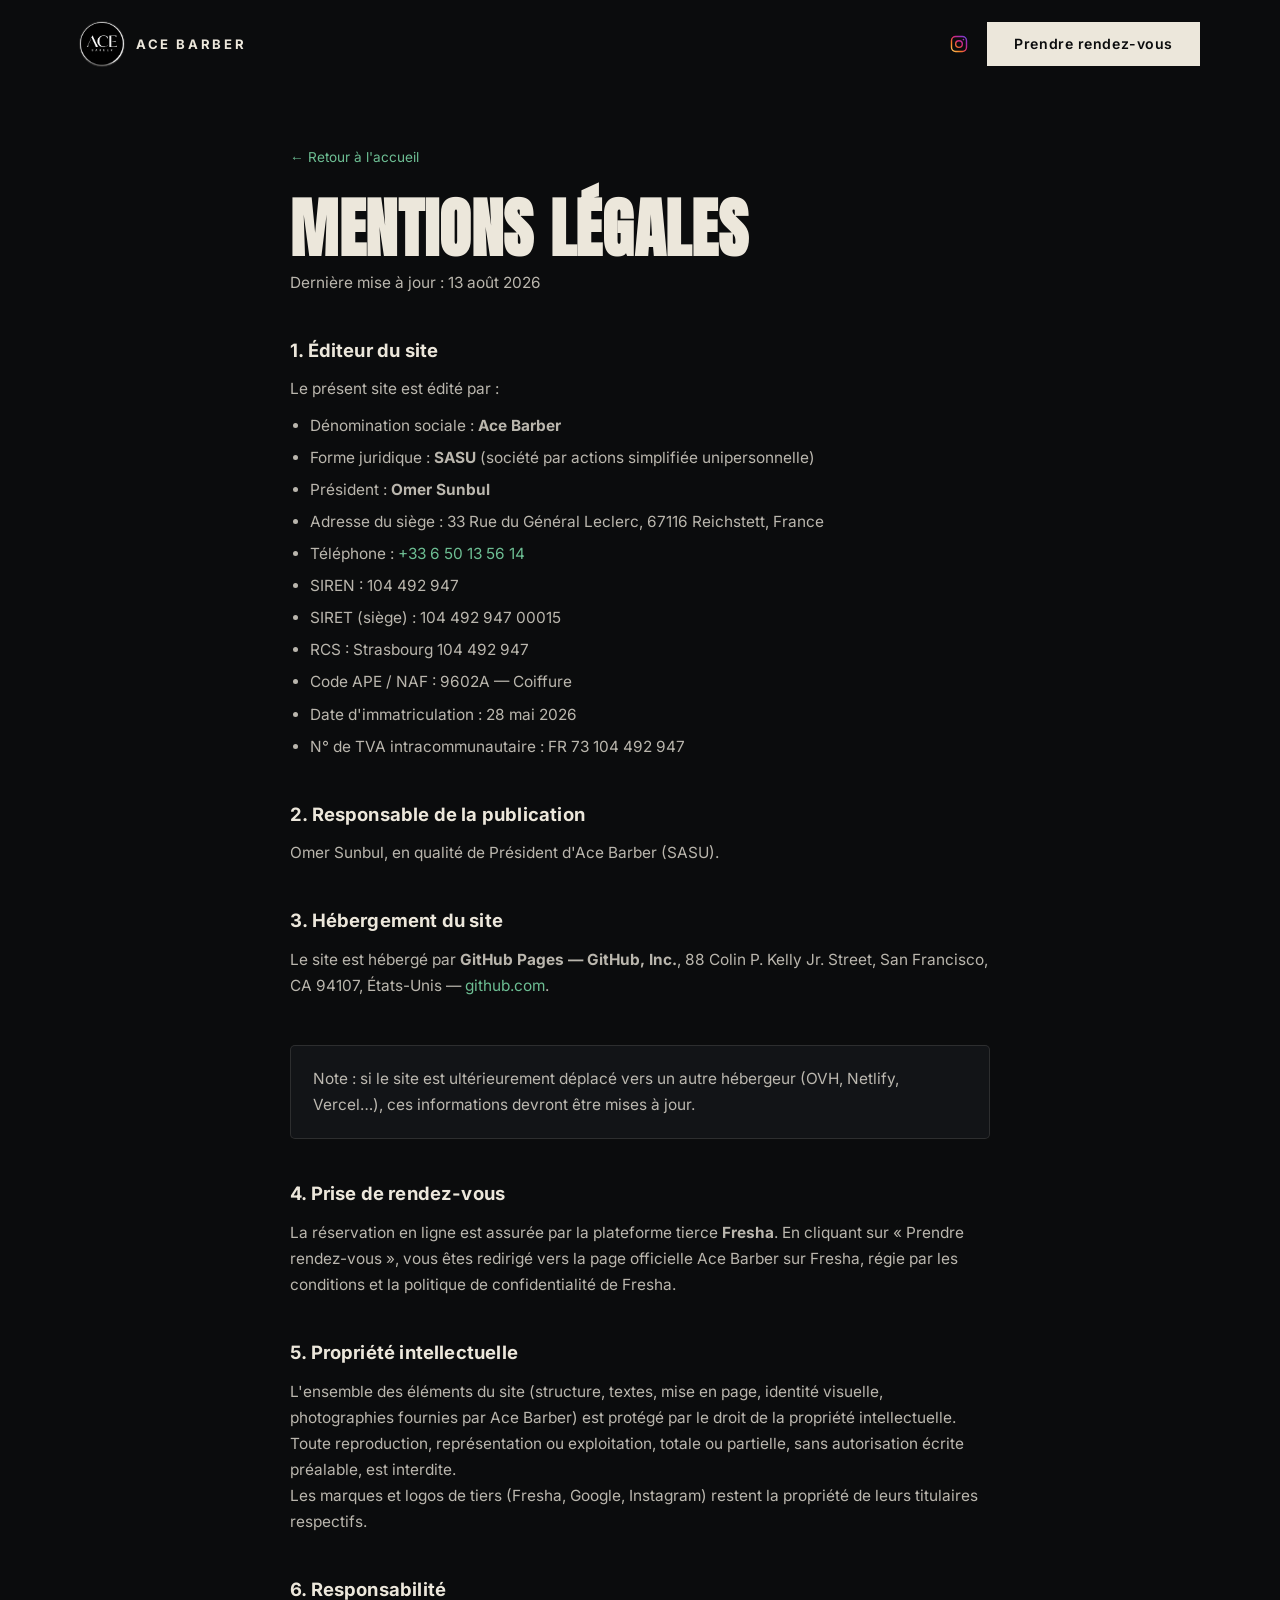
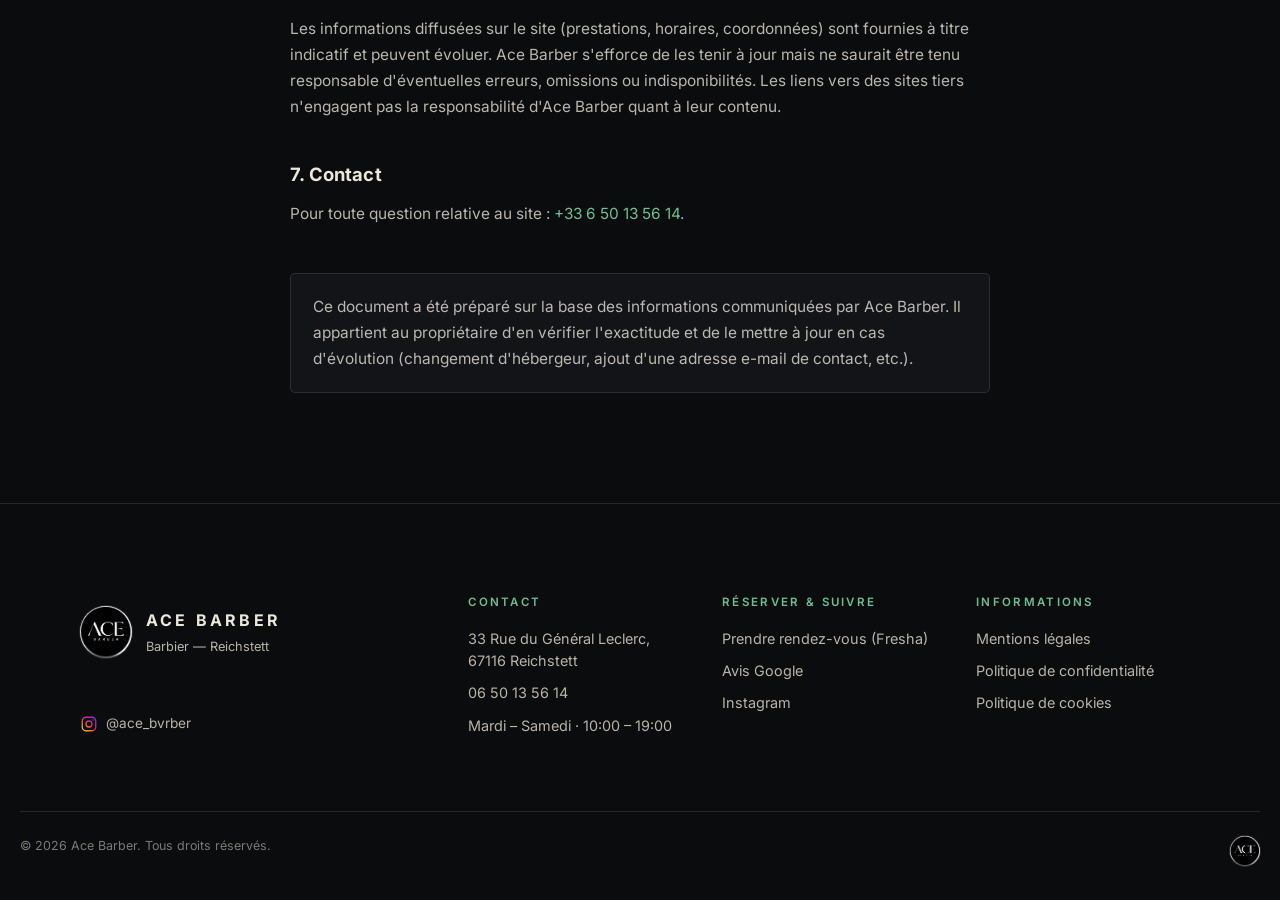
<file: mentions-legales.html>
<!doctype html>
<html lang="fr">
<head>
  <meta charset="utf-8" />
  <meta name="viewport" content="width=device-width, initial-scale=1" />
  <title>Mentions légales — Ace Barber</title>
  <meta name="description" content="Mentions légales du site Ace Barber, barber club à Reichstett." />
  <meta name="robots" content="noindex" />
  <meta name="theme-color" content="#0B0C0D" />
  <link rel="icon" type="image/jpeg" href="assets/img/logo.jpg" />
  <link rel="apple-touch-icon" href="assets/img/logo.jpg" />
  <link rel="preload" as="font" type="font/woff2" href="assets/fonts/anton-latin.woff2" crossorigin />
  <link rel="preload" as="font" type="font/woff2" href="assets/fonts/inter-400-latin.woff2" crossorigin />
  <link rel="stylesheet" href="assets/css/style.css" />
</head>
<body>
  <a class="skip-link" href="#contenu">Aller au contenu</a>

  <header class="nav is-scrolled" data-nav>
    <div class="nav__row">
      <a class="brand" href="index.html" aria-label="Ace Barber — accueil">
        <img class="brand__logo" data-brand-logo src="assets/img/logo.jpg" alt="Ace Barber" width="48" height="48" />
        <span class="brand__fallback">
          <span class="brand__mark">A</span>
          <span class="brand__word">ACE BARBER</span>
        </span>
      </a>
      <div class="nav__end">
        <a class="nav__ig" href="https://www.instagram.com/ace_bvrber?dmpr=MXY1aDE3MzB4eHllOA%3D%3D" target="_blank" rel="noopener noreferrer" aria-label="Instagram d'Ace Barber (nouvel onglet)">
          <svg viewBox="0 0 24 24" width="20" height="20" fill="none" stroke="url(#ig-grad-hd)" stroke-width="1.7" aria-hidden="true"><defs><linearGradient id="ig-grad-hd" x1="2" y1="22" x2="22" y2="2" gradientUnits="userSpaceOnUse"><stop offset="0" stop-color="#feda75"/><stop offset=".3" stop-color="#fa7e1e"/><stop offset=".55" stop-color="#d62976"/><stop offset=".8" stop-color="#962fbf"/><stop offset="1" stop-color="#4f5bd5"/></linearGradient></defs><rect x="3" y="3" width="18" height="18" rx="5"/><circle cx="12" cy="12" r="4"/><circle cx="17.3" cy="6.7" r="1" fill="url(#ig-grad-hd)" stroke="none"/></svg>
        </a>
        <a class="btn btn--solid" data-booking-link href="#" target="_blank" rel="noopener">Prendre rendez-vous</a>
      </div>
    </div>
  </header>

  <main id="contenu" class="legal">
    <div class="wrap legal__wrap">
      <a class="legal__back" href="index.html">← Retour à l'accueil</a>
      <h1>Mentions légales</h1>
      <p class="legal__updated">Dernière mise à jour : 13 août 2026</p>

      <h2>1. Éditeur du site</h2>
      <p>Le présent site est édité par :</p>
      <ul>
        <li>Dénomination sociale : <strong>Ace Barber</strong></li>
        <li>Forme juridique : <strong>SASU</strong> (société par actions simplifiée unipersonnelle)</li>
        <li>Président : <strong>Omer Sunbul</strong></li>
        <li>Adresse du siège : 33 Rue du Général Leclerc, 67116 Reichstett, France</li>
        <li>Téléphone : <a href="tel:+33650135614">+33 6 50 13 56 14</a></li>
        <li>SIREN : 104&nbsp;492&nbsp;947</li>
        <li>SIRET (siège) : 104&nbsp;492&nbsp;947&nbsp;00015</li>
        <li>RCS : Strasbourg 104&nbsp;492&nbsp;947</li>
        <li>Code APE / NAF : 9602A — Coiffure</li>
        <li>Date d'immatriculation : 28 mai 2026</li>
        <li>N° de TVA intracommunautaire : FR&nbsp;73&nbsp;104&nbsp;492&nbsp;947</li>
      </ul>

      <h2>2. Responsable de la publication</h2>
      <p>Omer Sunbul, en qualité de Président d'Ace Barber (SASU).</p>

      <h2>3. Hébergement du site</h2>
      <p>Le site est hébergé par <strong>GitHub Pages — GitHub, Inc.</strong>, 88 Colin P. Kelly Jr. Street, San Francisco, CA 94107, États-Unis — <a href="https://github.com" target="_blank" rel="noopener noreferrer">github.com</a>.</p>
      <p class="legal__note">Note : si le site est ultérieurement déplacé vers un autre hébergeur (OVH, Netlify, Vercel…), ces informations devront être mises à jour.</p>

      <h2>4. Prise de rendez-vous</h2>
      <p>La réservation en ligne est assurée par la plateforme tierce <strong>Fresha</strong>. En cliquant sur « Prendre rendez-vous », vous êtes redirigé vers la page officielle Ace Barber sur Fresha, régie par les conditions et la politique de confidentialité de Fresha.</p>

      <h2>5. Propriété intellectuelle</h2>
      <p>L'ensemble des éléments du site (structure, textes, mise en page, identité visuelle, photographies fournies par Ace Barber) est protégé par le droit de la propriété intellectuelle. Toute reproduction, représentation ou exploitation, totale ou partielle, sans autorisation écrite préalable, est interdite.</p>
      <p>Les marques et logos de tiers (Fresha, Google, Instagram) restent la propriété de leurs titulaires respectifs.</p>

      <h2>6. Responsabilité</h2>
      <p>Les informations diffusées sur le site (prestations, horaires, coordonnées) sont fournies à titre indicatif et peuvent évoluer. Ace Barber s'efforce de les tenir à jour mais ne saurait être tenu responsable d'éventuelles erreurs, omissions ou indisponibilités. Les liens vers des sites tiers n'engagent pas la responsabilité d'Ace Barber quant à leur contenu.</p>

      <h2>7. Contact</h2>
      <p>Pour toute question relative au site : <a href="tel:+33650135614">+33 6 50 13 56 14</a>.</p>

      <p class="legal__note">Ce document a été préparé sur la base des informations communiquées par Ace Barber. Il appartient au propriétaire d'en vérifier l'exactitude et de le mettre à jour en cas d'évolution (changement d'hébergeur, ajout d'une adresse e-mail de contact, etc.).</p>
    </div>
  </main>

  <footer class="foot" data-legal-footer></footer>

  <script src="assets/js/main.js" defer></script>
</body>
</html>
</file>
<file: assets/css/style.css>
/* =====================================================================
   ACE BARBER — "The Ace Experience"
   Refonte éditoriale : graphite profond + ivoire chaud + vert émeraude
   (couleur signature dérivée du mur végétal réel du salon).
   ===================================================================== */

/* Polices auto-hébergées (aucune requête vers Google Fonts -> RGPD + perf) */
@font-face { font-family: "Anton"; font-style: normal; font-weight: 400; font-display: swap;
  src: url("../fonts/anton-latin.woff2") format("woff2"); }
@font-face { font-family: "Fraunces"; font-style: italic; font-weight: 400; font-display: swap;
  src: url("../fonts/fraunces-italic-400-latin.woff2") format("woff2"); }
@font-face { font-family: "Fraunces"; font-style: italic; font-weight: 500; font-display: swap;
  src: url("../fonts/fraunces-italic-500-latin.woff2") format("woff2"); }
@font-face { font-family: "Inter"; font-style: normal; font-weight: 300; font-display: swap;
  src: url("../fonts/inter-300-latin.woff2") format("woff2"); }
@font-face { font-family: "Inter"; font-style: normal; font-weight: 400; font-display: swap;
  src: url("../fonts/inter-400-latin.woff2") format("woff2"); }
@font-face { font-family: "Inter"; font-style: normal; font-weight: 500; font-display: swap;
  src: url("../fonts/inter-500-latin.woff2") format("woff2"); }
@font-face { font-family: "Inter"; font-style: normal; font-weight: 600; font-display: swap;
  src: url("../fonts/inter-600-latin.woff2") format("woff2"); }
@font-face { font-family: "Inter"; font-style: normal; font-weight: 700; font-display: swap;
  src: url("../fonts/inter-700-latin.woff2") format("woff2"); }

:root {
  /* Palette */
  --ink: #0B0C0D;
  --graphite: #121417;
  --graphite-2: #191C20;
  --graphite-3: #21252A;
  --ivory: #ECE7DB;
  --ivory-2: #B9B4A8;
  --ivory-dim: rgba(236, 231, 219, .55);
  --ace: #4C9A73;         /* vert signature */
  --ace-bright: #6DBE93;
  --ace-deep: #0F3A2C;
  --line: rgba(236, 231, 219, .12);
  --line-strong: rgba(236, 231, 219, .22);

  /* Typo */
  --display: "Anton", "Haettenschweiler", "Arial Narrow Bold", Impact, sans-serif;
  --ui: "Inter", -apple-system, BlinkMacSystemFont, "Segoe UI", Roboto, Helvetica, Arial, sans-serif;
  --edit: "Fraunces", Georgia, serif;

  /* Layout & motion */
  --wrap: 1240px;
  --pad: clamp(20px, 5vw, 60px);
  --ease: cubic-bezier(.16, 1, .3, 1);
  --ease-io: cubic-bezier(.4, 0, .2, 1);
}

* , *::before, *::after { box-sizing: border-box; }
* { margin: 0; }
[hidden] { display: none !important; }

html { -webkit-text-size-adjust: 100%; scroll-behavior: smooth; }
html.lenis-lock, body.menu-open { overflow: hidden; }

body {
  font-family: var(--ui);
  background: var(--ink);
  color: var(--ivory);
  line-height: 1.55;
  -webkit-font-smoothing: antialiased;
  text-rendering: optimizeLegibility;
  overflow-x: hidden;
}

img { display: block; max-width: 100%; height: auto; }
a { color: inherit; text-decoration: none; }
button { font: inherit; color: inherit; background: none; border: 0; cursor: pointer; }
::selection { background: var(--ace); color: var(--ink); }

.wrap { width: 100%; max-width: var(--wrap); margin-inline: auto; padding-inline: var(--pad); }

.sr-only {
  position: absolute; width: 1px; height: 1px; padding: 0; margin: -1px;
  overflow: hidden; clip: rect(0 0 0 0); white-space: nowrap; border: 0;
}
.skip-link {
  position: fixed; left: -999px; top: 0; z-index: 300;
  background: var(--ace); color: var(--ink); padding: 12px 18px; font-weight: 600;
}
.skip-link:focus { left: 12px; top: 12px; }
:focus-visible { outline: 2px solid var(--ace-bright); outline-offset: 3px; }

/* Index labels (01 — …) */
.idx {
  display: inline-block; font-size: .74rem; letter-spacing: .28em; text-transform: uppercase;
  color: var(--ace-bright); font-weight: 600; margin-bottom: 22px;
}

/* =====================================================================
   BOUTONS
   ===================================================================== */
.btn {
  --py: 14px; --px: 26px;
  position: relative; display: inline-flex; align-items: center; justify-content: center; gap: 10px;
  padding: var(--py) var(--px); font-weight: 600; font-size: .88rem;
  letter-spacing: .04em; border: 1px solid transparent; overflow: hidden;
  transition: color .4s var(--ease), border-color .4s var(--ease), background-color .4s var(--ease), transform .5s var(--ease);
  white-space: nowrap; line-height: 1;
}
.btn--lg { --py: 18px; --px: 34px; font-size: .95rem; }
.btn--block { width: 100%; }
.btn:active { transform: scale(.98); }

.btn--solid { background: var(--ivory); color: var(--ink); }
.btn--solid::after {
  content: ""; position: absolute; inset: 0; background: var(--ace); z-index: 0;
  transform: translateY(101%); transition: transform .5s var(--ease);
}
.btn--solid span, .btn--solid { position: relative; }
.btn--solid > * { position: relative; z-index: 1; }
.btn--solid:hover { color: var(--ink); }
.btn--solid:hover::after { transform: translateY(0); }

.btn--line { border-color: var(--line-strong); color: var(--ivory); }
.btn--line:hover { border-color: var(--ace); color: var(--ace-bright); }

.btn--ghost { border-color: var(--line-strong); color: var(--ivory); }
.btn--ghost:hover { background: var(--ivory); color: var(--ink); }

/* =====================================================================
   MICRO-INTRO
   ===================================================================== */
.intro {
  position: fixed; inset: 0; z-index: 250; background: var(--ink);
  display: grid; place-items: center;
  animation: introOut .5s var(--ease) 1s forwards;
}
.intro__word {
  font-family: var(--display); font-size: clamp(3rem, 14vw, 9rem); color: var(--ivory);
  letter-spacing: .04em; opacity: 0;
  animation: introWord .8s var(--ease) .1s forwards;
}
.intro__word::after { content: ""; }
@keyframes introWord {
  0% { opacity: 0; transform: translateY(18px) scale(.98); letter-spacing: .3em; }
  100% { opacity: 1; transform: none; letter-spacing: .04em; }
}
@keyframes introOut {
  0% { clip-path: inset(0 0 0 0); opacity: 1; }
  100% { clip-path: inset(0 0 100% 0); opacity: 1; visibility: hidden; }
}
.intro.is-done { display: none; }

/* =====================================================================
   CURSEUR PERSONNALISÉ (desktop only, activé par JS)
   ===================================================================== */
.cursor {
  position: fixed; top: 0; left: 0; width: 34px; height: 34px; border-radius: 50%;
  border: 1px solid var(--ace-bright); pointer-events: none; z-index: 400;
  transform: translate3d(-100px, -100px, 0) translate(-50%, -50%);
  transition: width .3s var(--ease), height .3s var(--ease), background-color .3s var(--ease), border-color .3s var(--ease), opacity .3s;
  opacity: 0; mix-blend-mode: difference; display: none;
}
body.has-cursor .cursor { display: block; }
body.has-cursor .cursor.is-active { opacity: 1; }
body.has-cursor .cursor.is-hover { width: 56px; height: 56px; background: var(--ivory); border-color: var(--ivory); }
body.has-cursor a, body.has-cursor button, body.has-cursor .menu-line { cursor: none; }
body.has-cursor { cursor: none; }

/* =====================================================================
   NAV
   ===================================================================== */
.nav {
  position: fixed; inset: 0 0 auto 0; z-index: 120;
  padding: clamp(14px, 2vw, 22px) 0;
  transition: background-color .45s var(--ease), backdrop-filter .45s var(--ease), padding .45s var(--ease), border-color .45s var(--ease);
  border-bottom: 1px solid transparent;
}
.nav.is-scrolled {
  background: rgba(11, 12, 13, .8); backdrop-filter: saturate(140%) blur(14px);
  border-bottom-color: var(--line); padding: 12px 0;
}
.nav__row { width: 100%; max-width: var(--wrap); margin-inline: auto; padding-inline: var(--pad);
  display: flex; align-items: center; justify-content: space-between; gap: 20px; }

.brand { display: inline-flex; align-items: center; gap: 12px; }
.brand__mark {
  width: 34px; height: 34px; flex: none; display: grid; place-items: center;
  border: 1px solid var(--ace); color: var(--ace-bright);
  font-family: var(--display); font-size: 1.15rem; line-height: 1; padding-top: 2px;
}
.brand__word { font-family: var(--ui); font-weight: 700; letter-spacing: .2em; font-size: .82rem; }
/* Logo image (affiché dès que assets/img/logo.jpg est présent ; sinon repli sur le monogramme).
   Le logo est un disque sombre : on l'entoure d'un léger anneau ivoire pour le détacher du
   header sombre, et on conserve le mot-clé « ACE BARBER » à côté pour la lisibilité. */
.brand__logo { width: 44px; height: 44px; flex: none; object-fit: cover; border-radius: 50%; display: none;
  box-shadow: inset 0 0 0 1px rgba(240, 237, 230, .35), 0 0 0 1px rgba(240, 237, 230, .12); }
.brand__fallback { display: inline-flex; align-items: center; gap: 12px; }
.brand--has-logo .brand__logo { display: block; }
.brand--has-logo .brand__mark { display: none; }

.nav__links { display: flex; gap: 30px; }
.nav__links a {
  font-size: .82rem; font-weight: 500; letter-spacing: .03em; color: var(--ivory-2);
  position: relative; padding: 4px 0; transition: color .3s var(--ease);
}
.nav__links a span { color: var(--ace-bright); font-size: .68rem; margin-right: 4px; font-weight: 600; }
.nav__links a::after { content: ""; position: absolute; left: 0; bottom: -2px; height: 1px; width: 0; background: var(--ace); transition: width .4s var(--ease); }
.nav__links a:hover { color: var(--ivory); }
.nav__links a:hover::after { width: 100%; }
.nav__links a.is-current { color: var(--ivory); }
.nav__links a.is-current::after { width: 100%; background: var(--ace-bright); }

.nav__end { display: flex; align-items: center; gap: 18px; }
.link-phone { font-size: .82rem; font-weight: 600; letter-spacing: .03em; color: var(--ivory); position: relative; }
.link-phone::after { content: ""; position: absolute; left: 0; bottom: -3px; height: 1px; width: 100%; background: var(--line-strong); transition: background-color .3s; }
.link-phone:hover::after { background: var(--ace); }

.burger { display: none; width: 42px; height: 42px; flex-direction: column; align-items: center; justify-content: center; gap: 6px; }
.burger span { display: block; width: 24px; height: 2px; background: var(--ivory); transition: transform .35s var(--ease), opacity .3s; }
.burger[aria-expanded="true"] span:nth-child(1) { transform: translateY(4px) rotate(45deg); }
.burger[aria-expanded="true"] span:nth-child(2) { transform: translateY(-4px) rotate(-45deg); }

/* Menu mobile plein écran */
.menu {
  position: fixed; inset: 0; z-index: 110; background: var(--ink);
  display: flex; flex-direction: column; justify-content: center; gap: 40px;
  padding: 100px var(--pad) 40px; animation: menuIn .5s var(--ease);
}
.menu[hidden] { display: none; }
@keyframes menuIn { from { opacity: 0; } to { opacity: 1; } }
.menu__nav { display: flex; flex-direction: column; gap: 6px; }
.menu__nav a {
  font-family: var(--display); font-size: clamp(2.4rem, 11vw, 4rem); color: var(--ivory);
  letter-spacing: .01em; line-height: 1.05; display: flex; align-items: baseline; gap: 14px;
  transition: color .3s var(--ease); text-transform: uppercase;
}
.menu__nav a span { font-family: var(--ui); font-size: .8rem; color: var(--ace-bright); font-weight: 600; }
.menu__nav a:active { color: var(--ace-bright); }
.menu__foot { display: flex; flex-direction: column; gap: 12px; }
.menu__addr { margin-top: 8px; color: var(--ivory-2); font-size: .85rem; }

/* =====================================================================
   01 · HERO
   ===================================================================== */
.hero {
  position: relative; min-height: 100svh; overflow: hidden;
  display: grid; grid-template-rows: auto 1fr auto;
  padding: clamp(90px, 12vh, 140px) var(--pad) clamp(28px, 5vh, 54px);
  background:
    radial-gradient(130% 80% at 50% -10%, rgba(76,154,115,.10), transparent 55%),
    linear-gradient(180deg, var(--ink), #08090a 80%);
}
.hero__grain {
  position: absolute; inset: 0; z-index: 1; pointer-events: none; opacity: .5; mix-blend-mode: overlay;
  background-image: url("data:image/svg+xml,%3Csvg xmlns='http://www.w3.org/2000/svg' width='120' height='120'%3E%3Cfilter id='n'%3E%3CfeTurbulence type='fractalNoise' baseFrequency='.9' numOctaves='2' stitchTiles='stitch'/%3E%3C/filter%3E%3Crect width='100%25' height='100%25' filter='url(%23n)'/%3E%3C/svg%3E");
}
.hero > * { position: relative; z-index: 2; }

.hero__meta { display: flex; flex-direction: column; gap: 2px; font-size: .72rem; letter-spacing: .18em; text-transform: uppercase; color: var(--ivory-2); }
.hero__meta--tl { grid-row: 1; justify-self: start; }
.hero__meta--tr { grid-row: 1; justify-self: end; text-align: right; position: absolute; right: var(--pad); top: clamp(90px, 12vh, 140px); }
.hero__rate { color: var(--ivory); font-size: .95rem; letter-spacing: .05em; }
.hero__rate em { color: var(--ace-bright); font-style: normal; }

.hero__center { grid-row: 2; display: grid; place-items: center; text-align: center; }
.hero__title { display: flex; flex-direction: column; align-items: center; line-height: .82; }
.hero__ace {
  font-family: var(--display); text-transform: uppercase;
  font-size: clamp(6rem, 30vw, 26rem); letter-spacing: .01em;
  /* Fallback si background-clip:text non supporté */
  color: var(--ivory);
  display: block;
}
@supports ((-webkit-background-clip: text) or (background-clip: text)) {
  .hero__ace {
    color: transparent; -webkit-text-fill-color: transparent;
    background-image: linear-gradient(rgba(11,12,13,.26), rgba(11,12,13,.5)), url("../img/IMG_3389.jpeg");
    background-image: linear-gradient(rgba(11,12,13,.26), rgba(11,12,13,.5)), image-set(url("../img/IMG_3389.webp") type("image/webp"), url("../img/IMG_3389.jpeg") type("image/jpeg"));
    background-size: cover, cover;
    background-position: center, center 34%;
    background-repeat: no-repeat;
    -webkit-background-clip: text; background-clip: text;
    filter: saturate(1.06) contrast(1.02);
  }
}
.hero__barber {
  font-family: var(--display); text-transform: uppercase;
  font-size: clamp(2.4rem, 12.5vw, 11rem); letter-spacing: .06em; color: transparent;
  -webkit-text-stroke: 1px var(--ivory-2); margin-top: -.06em;
}

.hero__foot { grid-row: 3; display: flex; align-items: flex-end; justify-content: space-between; gap: 24px; flex-wrap: wrap; }
.hero__tag { font-family: var(--edit); font-style: italic; font-size: clamp(1rem, 1.8vw, 1.4rem); color: var(--ivory); }
.hero__cta { display: flex; gap: 12px; flex-wrap: wrap; }

.hero__scroll { position: absolute; left: 50%; bottom: 14px; transform: translateX(-50%); z-index: 3; height: 46px; width: 1px; overflow: hidden; }
.hero__scroll-line { position: absolute; inset: 0; background: var(--line-strong); }
.hero__scroll-line::after { content: ""; position: absolute; top: 0; left: 0; width: 100%; height: 40%; background: var(--ace-bright); animation: scrollLine 1.9s var(--ease) infinite; }
@keyframes scrollLine { 0% { transform: translateY(-100%); } 60%,100% { transform: translateY(250%); } }

/* =====================================================================
   02 · MANIFESTO — respiration claire (fond ivoire, texte sombre)
   ===================================================================== */
.manifesto { background: var(--ivory); color: var(--ink); padding: clamp(90px, 15vw, 190px) 0; }
.manifesto .idx { color: var(--ace); }
.manifesto__text {
  font-family: var(--display); text-transform: uppercase; line-height: .98; letter-spacing: .005em;
  font-size: clamp(2.2rem, 7vw, 6rem); max-width: 16ch;
}
.manifesto__em { color: var(--ace); }
.manifesto__sub { margin-top: 34px; max-width: 46ch; color: #3a3d3f; font-size: clamp(1rem, 1.4vw, 1.15rem); }

/* Mots révélés (stagger) */
.reveal-word { display: inline-block; }

/* =====================================================================
   SECTION HEADERS
   ===================================================================== */
.sec-head { margin-bottom: clamp(40px, 6vw, 72px); }
.sec-head--split { display: flex; justify-content: space-between; align-items: flex-end; gap: 40px; flex-wrap: wrap; }
.sec-title {
  font-family: var(--display); text-transform: uppercase; line-height: .92;
  font-size: clamp(2.6rem, 7vw, 6rem); letter-spacing: .01em; text-wrap: balance;
}

/* Décalage d'ancre : les titres ne passent plus sous la nav fixe */
.manifesto, .services, .work, .place, .rep { scroll-margin-top: 84px; }

/* =====================================================================
   03 · SERVICES — menu premium
   ===================================================================== */
.services { padding: clamp(80px, 12vw, 160px) 0; background: var(--ink); }
.menu-list { list-style: none; padding: 0; border-top: 1px solid var(--line); }
.menu-line {
  display: grid; grid-template-columns: auto 1fr auto; align-items: center; gap: 22px;
  padding: clamp(20px, 3vw, 34px) 4px; border-bottom: 1px solid var(--line);
  position: relative; transition: padding-left .45s var(--ease), color .35s var(--ease);
}
.menu-line::before {
  content: ""; position: absolute; left: 0; top: 0; bottom: 0; width: 0; background: var(--ace);
  opacity: .10; transition: width .45s var(--ease); z-index: 0;
}
.menu-line > * { position: relative; z-index: 1; }
.menu-line__no { font-family: var(--ui); font-size: .8rem; font-weight: 600; color: var(--ace-bright); letter-spacing: .1em; transition: color .35s; align-self: center; }
.menu-line__name { font-family: var(--display); text-transform: uppercase; font-size: clamp(1.6rem, 4vw, 3rem); letter-spacing: .01em; line-height: 1; }
.menu-line__name em { font-family: var(--ui); font-style: normal; text-transform: none; font-size: .5em; font-weight: 500; color: var(--ace-bright); letter-spacing: .02em; }
.menu-line__go { font-size: 1.3rem; color: var(--ivory-2); opacity: .35; transition: opacity .35s var(--ease), transform .45s var(--ease), color .35s; }
@media (hover: hover) {
  .menu-line:hover { padding-left: 26px; cursor: pointer; }
  .menu-line:hover::before { width: 100%; }
  .menu-line:hover .menu-line__no { color: var(--ace-bright); }
  .menu-line:hover .menu-line__go { opacity: 1; color: var(--ace-bright); transform: translateX(6px); }
}

.services__note { margin-top: 34px; display: flex; gap: 8px 20px; flex-wrap: wrap; align-items: baseline; color: var(--ivory-2); font-size: 1rem; }
.services__note a { color: var(--ace-bright); font-weight: 600; border-bottom: 1px solid transparent; transition: border-color .3s; }
.services__note a:hover { border-bottom-color: var(--ace); }

/* =====================================================================
   04 · WORK — galerie éditoriale (couleurs conservées)
   ===================================================================== */
.work { padding: clamp(80px, 12vw, 160px) 0 clamp(60px, 8vw, 120px); background: var(--graphite); }
.work__lead { max-width: 34ch; color: var(--ivory-2); font-size: clamp(1rem, 1.3vw, 1.12rem); }
.work__gallery {
  max-width: var(--wrap); margin: clamp(20px,4vw,50px) auto 0; padding-inline: var(--pad);
  display: grid; grid-template-columns: repeat(12, 1fr); gap: clamp(14px, 2vw, 28px); align-items: end;
}
.work__item { margin: 0; }
.work__item--a { grid-column: 1 / span 5; }
.work__item--b { grid-column: 6 / span 4; transform: translateY(-8%); }
.work__item--c { grid-column: 10 / span 3; }
.work__frame { position: relative; overflow: hidden; background: var(--graphite-2); border: 1px solid var(--line); }
.work__item--a .work__frame { aspect-ratio: 4/5; }
.work__item--b .work__frame { aspect-ratio: 3/4; }
.work__item--c .work__frame { aspect-ratio: 3/4; }
.work__frame img { width: 100%; height: 100%; object-fit: cover; object-position: center 42%; transition: transform 1s var(--ease); }
.work__item:hover .work__frame img { transform: scale(1.05); }
.work__item figcaption { margin-top: 14px; font-size: .82rem; letter-spacing: .06em; text-transform: uppercase; color: var(--ivory-2); display: flex; gap: 10px; }
.work__item figcaption span { color: var(--ace-bright); font-weight: 600; }

/* =====================================================================
   05 · THE PLACE
   ===================================================================== */
.place { display: grid; grid-template-columns: 1.05fr .95fr; background: var(--ink); }
.place__media { position: relative; min-height: 60vh; overflow: hidden; }
.place__media img { width: 100%; height: 100%; object-fit: cover; object-position: center 44%; }
.place__media > picture:first-child { display: block; height: 100%; }
.place__media-2 {
  position: absolute; right: 5%; bottom: 6%; width: 34%; aspect-ratio: 3/4;
  border: 3px solid var(--ink); box-shadow: 0 30px 60px -20px rgba(0,0,0,.7); overflow: hidden;
}
.place__media-2 img { object-position: center 40%; }
.place__panel { padding: clamp(60px, 8vw, 120px) var(--pad); display: flex; flex-direction: column; justify-content: center; border-left: 1px solid var(--line); }
.place__panel .sec-title { margin-bottom: clamp(30px, 4vw, 48px); }
.place__grid { display: grid; grid-template-columns: 1fr 1fr; gap: 30px 24px; }
.place__block--wide { grid-column: 1 / -1; }
.place__block h3 { font-size: .72rem; letter-spacing: .2em; text-transform: uppercase; color: var(--ace-bright); font-weight: 600; margin-bottom: 10px; }
.place__link { font-size: 1.08rem; line-height: 1.5; transition: color .3s; }
a.place__link:hover { color: var(--ace-bright); }
.place__cta { display: flex; gap: 12px; flex-wrap: wrap; margin-top: clamp(30px, 4vw, 48px); }

.hours { width: 100%; max-width: 420px; border-collapse: collapse; }
.hours th, .hours td { text-align: left; padding: 9px 0; font-size: .95rem; border-bottom: 1px solid var(--line); }
.hours th { font-weight: 500; color: var(--ivory-2); }
.hours td { text-align: right; color: var(--ivory); font-variant-numeric: tabular-nums; }
.hours .is-closed { color: rgba(236,231,219,.3); }
.hours tr.is-today th, .hours tr.is-today td { color: var(--ace-bright); font-weight: 700; }

/* =====================================================================
   06 · REPUTATION
   ===================================================================== */
.rep { padding: clamp(90px, 13vw, 180px) 0; background: var(--graphite); border-top: 1px solid var(--line); }
.rep__hero { display: flex; align-items: center; gap: clamp(24px, 5vw, 60px); flex-wrap: wrap; }
.rep__score { font-family: var(--display); font-size: clamp(6rem, 22vw, 18rem); line-height: .8; color: var(--ivory); }
.rep__side { display: flex; flex-direction: column; gap: 16px; }
.rep__stars { color: var(--ace-bright); font-size: clamp(1.4rem, 3vw, 2.4rem); letter-spacing: .18em; }
.rep__line { font-family: var(--edit); font-style: italic; font-size: clamp(1.2rem, 2.4vw, 2rem); max-width: 20ch; color: var(--ivory); }
.rep__stats { display: grid; grid-template-columns: repeat(3, 1fr); gap: 20px; margin-top: clamp(40px, 6vw, 80px); border-top: 1px solid var(--line); }
.rep__stat { padding-top: 26px; display: flex; flex-direction: column; gap: 8px; }
.rep__stat strong { font-family: var(--display); font-size: clamp(3.4rem, 8vw, 6rem); color: var(--ivory); font-weight: 400; letter-spacing: .01em; line-height: .92; }
.rep__stat > span { color: var(--ivory-2); font-size: 1rem; letter-spacing: .1em; text-transform: uppercase; }
.rep__stat strong span { font: inherit; color: inherit; letter-spacing: inherit; }

/* =====================================================================
   07 · FINAL CTA
   ===================================================================== */
.final { position: relative; padding: clamp(100px, 18vw, 240px) 0; background: radial-gradient(120% 90% at 50% 120%, rgba(76,154,115,.16), transparent 60%), var(--ink); overflow: hidden; text-align: center; }
.final__grain { position: absolute; inset: 0; opacity: .4; mix-blend-mode: overlay; pointer-events: none;
  background-image: url("data:image/svg+xml,%3Csvg xmlns='http://www.w3.org/2000/svg' width='120' height='120'%3E%3Cfilter id='n'%3E%3CfeTurbulence type='fractalNoise' baseFrequency='.9' numOctaves='2' stitchTiles='stitch'/%3E%3C/filter%3E%3Crect width='100%25' height='100%25' filter='url(%23n)'/%3E%3C/svg%3E"); }
.final__inner { position: relative; z-index: 1; display: flex; flex-direction: column; align-items: center; }
.final__kicker { font-family: var(--edit); font-style: italic; color: var(--ace-bright); font-size: clamp(1rem, 1.6vw, 1.3rem); margin-bottom: 20px; }
.final__title { font-family: var(--display); text-transform: uppercase; line-height: .92; font-size: clamp(2.6rem, 9vw, 8rem); letter-spacing: .01em; }
.final__em { color: transparent; -webkit-text-stroke: 1.4px var(--ace-bright); }
.final__cta { display: flex; gap: 14px; flex-wrap: wrap; justify-content: center; margin-top: clamp(36px, 5vw, 60px); }

/* =====================================================================
   FOOTER
   ===================================================================== */
.foot { background: var(--ink); border-top: 1px solid var(--line); padding-top: clamp(50px, 7vw, 90px); }
.foot__grid { display: grid; grid-template-columns: 1.6fr 1fr 1fr 1fr; gap: 36px 30px; padding-bottom: clamp(40px, 5vw, 70px); border-bottom: 1px solid var(--line); }
.foot__brand { display: flex; align-items: center; gap: 14px; flex-wrap: wrap; }
.foot__brand .foot__ig { flex-basis: 100%; }
/* Logo en pied de page (même traitement qu'en en-tête : anneau ivoire sur fond sombre) */
.foot__logo { width: 52px; height: 52px; flex: none; object-fit: cover; border-radius: 50%; display: none;
  box-shadow: inset 0 0 0 1px rgba(240, 237, 230, .35), 0 0 0 1px rgba(240, 237, 230, .12); }
.foot__brand.has-logo .foot__logo { display: block; }
.foot__brand.has-logo .foot__mark { display: none; }
.foot__link-btn { background: none; border: 0; cursor: pointer; }
.foot__name { font-weight: 700; letter-spacing: .2em; }
.foot__tag { color: var(--ivory-2); font-size: .8rem; margin-top: 4px; }
.foot__col h4 { font-size: .72rem; letter-spacing: .2em; text-transform: uppercase; color: var(--ace-bright); margin-bottom: 16px; font-weight: 600; }
.foot__col a, .foot__col span { display: block; color: var(--ivory-2); font-size: .9rem; margin-bottom: 10px; transition: color .3s; }
.foot__col a:hover { color: var(--ivory); }
.foot__bottom { display: flex; justify-content: space-between; flex-wrap: wrap; gap: 12px; padding: 24px 0 34px; color: rgba(236,231,219,.5); font-size: .78rem; }
.foot__sign { display: inline-flex; align-items: center; gap: 12px; }
.foot__sign-logo { width: 30px; height: 30px; flex: none; object-fit: cover; border-radius: 50%; display: none;
  box-shadow: inset 0 0 0 1px rgba(240, 237, 230, .35), 0 0 0 1px rgba(240, 237, 230, .12); }
.foot__sign.has-logo .foot__sign-logo { display: block; }

/* =====================================================================
   DOCK MOBILE
   ===================================================================== */
.dock {
  position: fixed; left: 0; right: 0; bottom: 0; z-index: 90; display: none; gap: 10px;
  padding: 10px var(--pad) calc(10px + env(safe-area-inset-bottom));
  background: rgba(11,12,13,.9); backdrop-filter: blur(14px); border-top: 1px solid var(--line);
  transform: translateY(120%); transition: transform .45s var(--ease);
}
.dock.is-visible { transform: none; }
.dock__btn { flex: 1; display: inline-flex; align-items: center; justify-content: center; gap: 8px; padding: 14px; font-weight: 700; font-size: .88rem; letter-spacing: .03em; }
.dock__btn--call { border: 1px solid var(--line-strong); color: var(--ivory); flex: 0 0 40%; }
.dock__btn--book { background: var(--ace); color: var(--ink); }

/* =====================================================================
   INSTAGRAM
   ===================================================================== */
.nav__ig { display: inline-flex; align-items: center; color: var(--ivory-2); transition: color .3s var(--ease); }
.nav__ig:hover { color: var(--ace-bright); }
.menu__ig { display: inline-flex; align-items: center; gap: 10px; color: var(--ivory-2); font-size: .95rem; padding: 4px 0; }
.menu__ig:hover { color: var(--ivory); }
.foot__ig { display: inline-flex; align-items: center; gap: 8px; color: var(--ivory-2); font-size: .85rem; margin-top: 16px; transition: color .3s; }
.foot__ig:hover { color: var(--ace-bright); }

/* =====================================================================
   RÉPUTATION — bouton "Voir tous nos avis Google" + note de sync
   ===================================================================== */
.rep__cta { margin-top: clamp(28px, 4vw, 44px); }
.rep__note { margin-top: 20px; color: var(--ivory-2); font-size: .82rem; letter-spacing: .02em; }

/* =====================================================================
   CARTE (OpenStreetMap, affichée directement — aucun cookie)
   ===================================================================== */
.place__map { margin-top: clamp(24px, 3vw, 36px); border: 1px solid var(--line); border-radius: var(--radius, 4px); overflow: hidden; background: var(--graphite-2); }
.place__map iframe { display: block; width: 100%; height: 320px; border: 0; filter: grayscale(35%); }

/* =====================================================================
   PAGES LÉGALES
   ===================================================================== */
.legal { padding: clamp(110px, 16vh, 170px) 0 clamp(60px, 9vw, 110px); }
.legal__wrap { max-width: 820px; }
.legal__back { display: inline-flex; align-items: center; gap: 8px; color: var(--ivory-2); font-size: .85rem; margin-bottom: 30px; transition: color .3s; }
.legal__back:hover { color: var(--ace-bright); }
.legal h1 { font-family: var(--display); text-transform: uppercase; font-size: clamp(2.2rem, 6vw, 4rem); letter-spacing: .01em; line-height: .95; margin-bottom: 10px; }
.legal__updated { color: var(--ivory-2); font-size: .82rem; margin-bottom: 40px; }
.legal h2 { font-family: var(--ui); font-size: 1.15rem; font-weight: 700; letter-spacing: .01em; margin: 40px 0 12px; color: var(--ivory); }
.legal h3 { font-size: 1rem; font-weight: 600; margin: 22px 0 8px; }
.legal p, .legal li { color: rgba(236,231,219,.78); font-size: .96rem; line-height: 1.7; }
.legal ul { padding-left: 20px; margin: 10px 0; display: grid; gap: 6px; }
.legal a { color: var(--ace-bright); border-bottom: 1px solid transparent; transition: border-color .3s; }
.legal a:hover { border-bottom-color: var(--ace); }
.legal .todo { color: var(--ace-bright); background: rgba(76,154,115,.12); border: 1px solid rgba(76,154,115,.35); padding: 1px 7px; border-radius: 3px; font-size: .86em; font-weight: 600; white-space: nowrap; }
.legal__note { margin-top: 46px; padding: 20px 22px; border: 1px solid var(--line); border-radius: 5px; background: var(--graphite); color: var(--ivory-2); font-size: .9rem; }

/* =====================================================================
   REVEAL SYSTEM (progressive enhancement)
   Contenu visible par défaut ; masqué/animé seulement si le JS confirme.
   ===================================================================== */
.reveal, .reveal-word { opacity: 1; transform: none; }
.reveal-ready .reveal { opacity: 0; transform: translateY(22px); transition: opacity .8s var(--ease), transform .8s var(--ease); }
.reveal-ready .reveal.is-in { opacity: 1; transform: none; }
.reveal-ready .reveal-word { opacity: 0; transform: translateY(110%); }
.reveal-ready .reveal-word.is-in { opacity: 1; transform: none; transition: opacity .7s var(--ease), transform .8s var(--ease); }
.manifesto__text, .final__title { overflow: hidden; }

/* =====================================================================
   RESPONSIVE
   ===================================================================== */
@media (max-width: 1080px) {
  .nav__links { display: none; }
  .place { grid-template-columns: 1fr; }
  .place__media { min-height: 56vh; }
  .place__panel { border-left: 0; border-top: 1px solid var(--line); }
}

@media (max-width: 860px) {
  .nav__end .link-phone, .nav__end .btn--solid { display: none; }
  .burger { display: flex; }
  .hero__meta--tr { position: static; grid-row: 1; }
  .work__gallery { grid-template-columns: 1fr 1fr; }
  .work__item--a { grid-column: 1 / -1; }
  .work__item--a .work__frame { aspect-ratio: 16/10; }
  .work__item--b { grid-column: 1 / span 1; transform: none; }
  .work__item--c { grid-column: 2 / span 1; }
  .work__item--b .work__frame, .work__item--c .work__frame { aspect-ratio: 3/4; }
  .foot__grid { grid-template-columns: 1fr 1fr; }
  .foot__brand { grid-column: 1 / -1; }
  .dock { display: flex; }
  body { padding-bottom: 74px; }
}

/* =====================================================================
   MOBILE — composition dédiée (≤ 560px)
   Objectif : même impact premium que desktop, pensé pour l'écran vertical.
   ===================================================================== */
@media (max-width: 560px) {
  /* Rythme vertical resserré mais aéré */
  .services, .rep { padding-block: 64px; }
  .work { padding: 64px 0 44px; }
  .manifesto { padding: 72px 0; }
  .final { padding: 82px 0; }
  .sec-head { margin-bottom: 32px; }

  /* ---------- HERO : ACE BARBER seul en grand (centré), CTA ancré en bas ---------- */
  .hero { min-height: 100svh; padding-top: 68px; padding-bottom: 30px;
          grid-template-rows: 1fr auto; align-content: stretch; row-gap: 0; }
  .hero__meta { display: none; }
  .hero__center { grid-row: 1; align-self: center; }
  .hero__foot { grid-row: 2; align-self: end; }
  .hero__title { line-height: .78; }
  .hero__ace { font-size: clamp(6rem, 44vw, 14rem); background-position: center, center 42%; }
  .hero__barber { font-size: clamp(3rem, 19vw, 7.5rem); -webkit-text-stroke-width: .7px; margin-top: -.04em; }
  .hero__tag { font-size: 1.05rem; }
  .hero__foot { flex-direction: column; align-items: stretch; gap: 18px; }
  .hero__cta { width: 100%; flex-direction: column; gap: 10px; }
  .hero__cta .btn { width: 100%; }
  .hero__scroll { display: none; }

  /* ---------- SERVICES ---------- */
  .menu-line { gap: 16px; padding: 22px 2px; }
  .menu-line__name { font-size: 1.9rem; }
  .menu-line--feature .menu-line__name em { display: block; margin-top: 6px; font-size: .42em; }
  .menu-line__go { opacity: .5; }
  .services__note { margin-top: 26px; }

  /* ---------- WORK : grandes images verticales, caption alternée ---------- */
  .work__gallery { grid-template-columns: 1fr; gap: 22px; }
  .work__item, .work__item--a, .work__item--b, .work__item--c { grid-column: 1 / -1; transform: none; }
  .work__item .work__frame { aspect-ratio: 4 / 5; }
  .work__item figcaption { justify-content: flex-start; font-size: .78rem; }
  .work__item--b figcaption { justify-content: flex-end; }

  /* ---------- PLACE ---------- */
  .place__media { min-height: 54vh; }
  .place__media-2 { width: 40%; right: 6%; bottom: 5%; border-width: 3px; }
  .place__panel { padding: 52px var(--pad) 58px; }
  .place__grid { grid-template-columns: 1fr; gap: 24px; }

  /* ---------- REPUTATION ---------- */
  .rep__hero { gap: 16px; }
  .rep__stats { grid-template-columns: 1fr; gap: 0; }
  .rep__stat { border-bottom: 1px solid var(--line); padding: 20px 0; }

  /* ---------- FINAL ---------- */
  .final__title { font-size: clamp(2.6rem, 12vw, 5rem); }

  /* ---------- FOOTER ---------- */
  .foot__grid { grid-template-columns: 1fr; gap: 30px; }
  .menu__foot .btn { width: 100%; }
}

/* Petits écrans (≤ 400px : iPhone SE / Android 360) */
@media (max-width: 400px) {
  .hero__ace { font-size: 41vw; }
  .hero__meta--tr { font-size: .62rem; }
  .hero__meta--tl { font-size: .62rem; }
  .menu-line__name { font-size: 1.7rem; }
  .sec-title { font-size: 2.35rem; }
  .final__title { font-size: 2.4rem; }
  .manifesto__text { font-size: 2rem; }
}

/* =====================================================================
   REDUCED MOTION
   ===================================================================== */
@media (prefers-reduced-motion: reduce) {
  html { scroll-behavior: auto; }
  *, *::before, *::after { animation-duration: .001ms !important; animation-iteration-count: 1 !important; transition-duration: .001ms !important; }
  .intro { display: none !important; }
  .reveal-ready .reveal, .reveal-ready .reveal-word { opacity: 1 !important; transform: none !important; }
  .hero__scroll-line::after { display: none; }
}

/* =====================================================================
   RESPONSIVE — composants de finalisation (carte)
   ===================================================================== */
@media (max-width: 560px) {
  .place__map iframe { height: 240px; }
}
</file>
